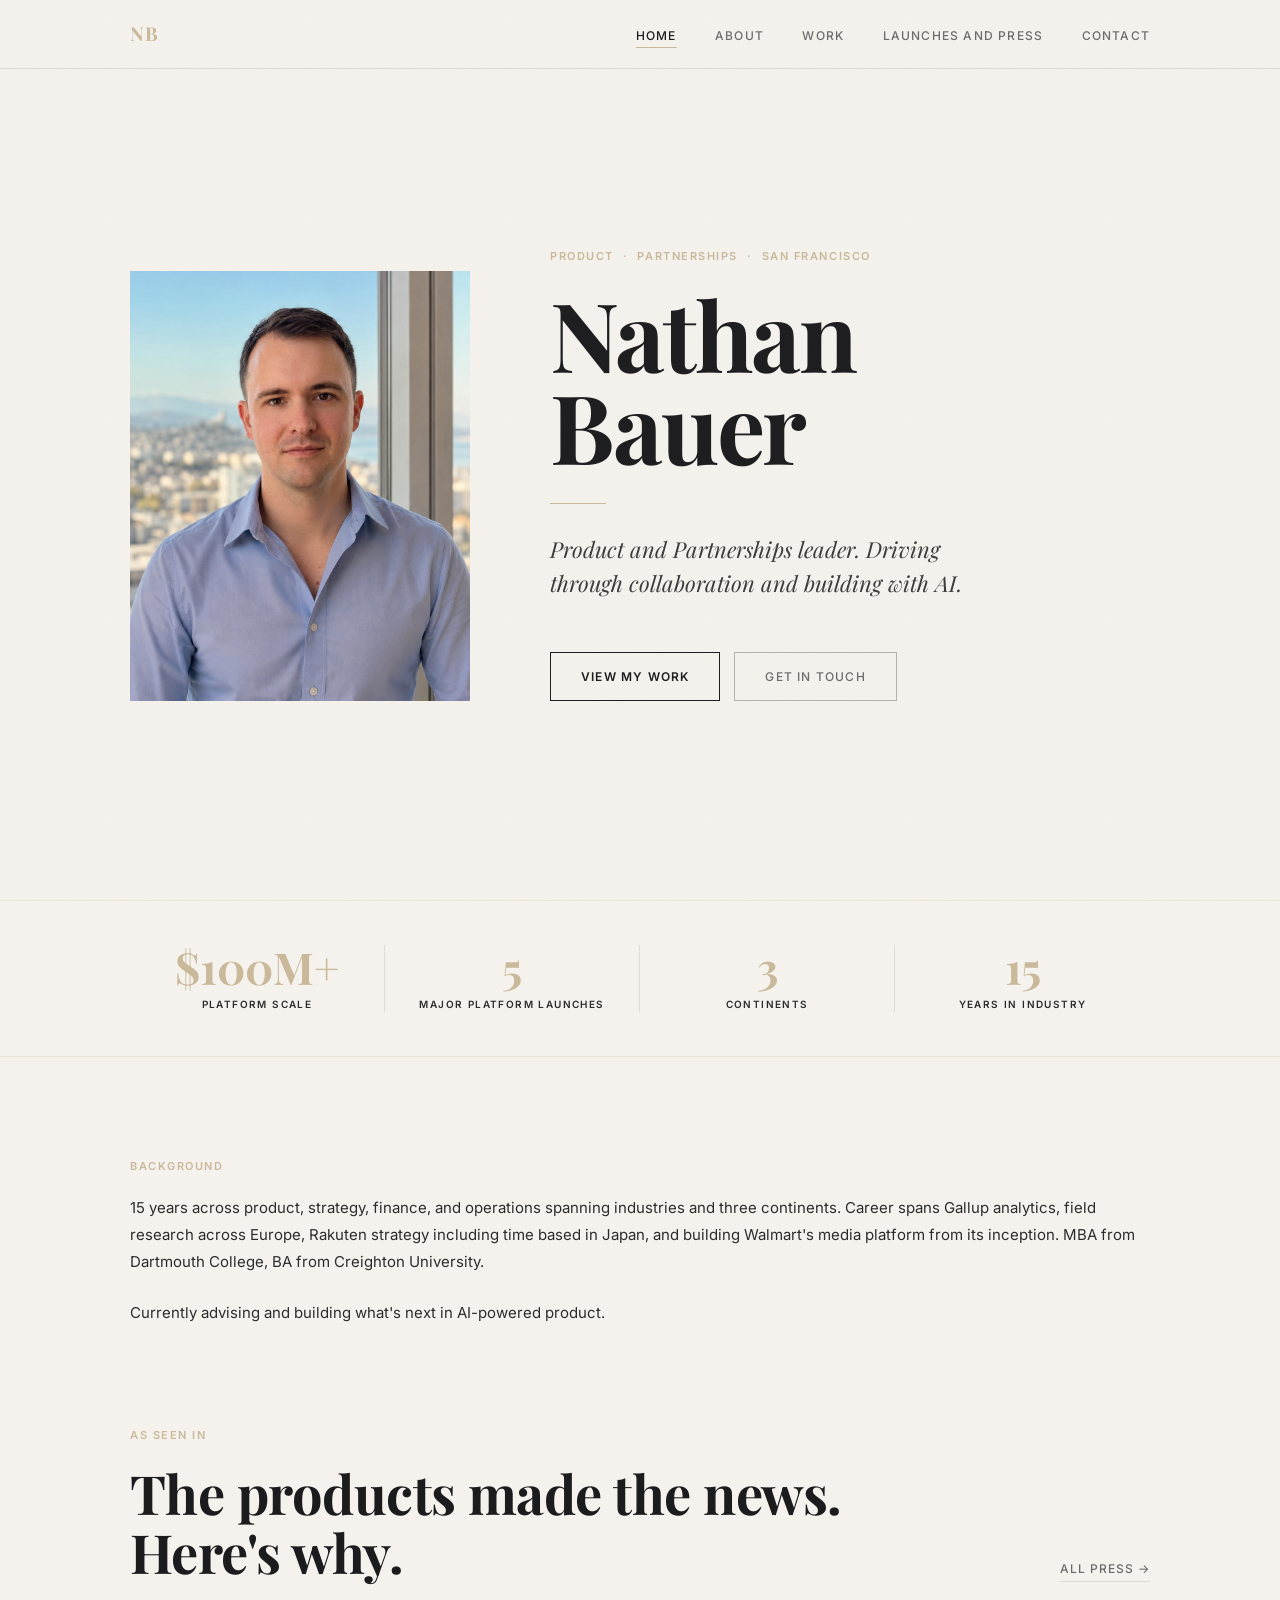
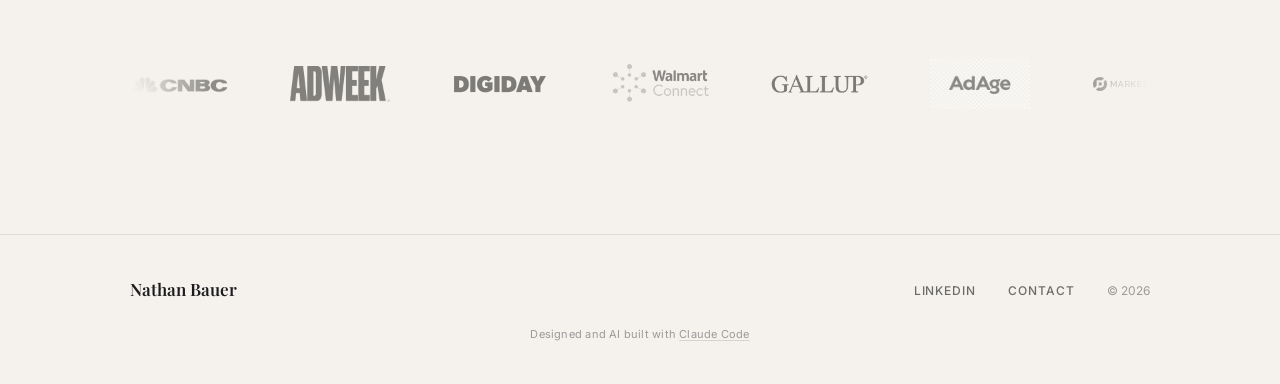
<file: index.html>
<!DOCTYPE html>
<html lang="en">
<head>
    <meta charset="UTF-8">
    <meta name="viewport" content="width=device-width, initial-scale=1.0">
    <meta name="description" content="Nathan Bauer, Group Product Manager at Walmart Connect. Product leader in retail media, programmatic advertising, and AI.">
    <title>Nathan Bauer</title>

    <link rel="preconnect" href="https://fonts.googleapis.com">
    <link rel="preconnect" href="https://fonts.gstatic.com" crossorigin>
    <link href="https://fonts.googleapis.com/css2?family=Playfair+Display:ital,wght@0,400;0,500;0,700;1,400;1,500&family=Inter:wght@300;400;500;600&display=swap" rel="stylesheet">

    <link rel="stylesheet" href="css/styles.css">
    <style>
        /* 4. Paper/linen texture overlay — 3.5% opacity, felt not seen */
        body::before {
            content: '';
            position: fixed;
            inset: 0;
            pointer-events: none;
            z-index: 9999;
            opacity: 0.035;
            background-image: url("data:image/svg+xml,<svg xmlns='http://www.w3.org/2000/svg' width='200' height='200'><filter id='n' x='0' y='0'><feTurbulence type='fractalNoise' baseFrequency='0.75' numOctaves='4' stitchTiles='stitch'/></filter><rect width='200' height='200' filter='url(%23n)'/></svg>");
            background-size: 200px 200px;
        }
    </style>
</head>
<body>

    <!-- ======================================================
         NAVIGATION
    ====================================================== -->
    <nav class="nav" id="nav" role="navigation" aria-label="Main navigation">
        <div class="nav-inner">
            <a href="index.html" class="nav-logo" aria-label="Nathan Bauer home">NB</a>

            <ul class="nav-links" id="nav-links">
                <li><a href="index.html" class="active">Home</a></li>
                <li><a href="about.html">About</a></li>
                <li><a href="work.html">Work</a></li>
                <li><a href="press.html">Launches and Press</a></li>
                <li><a href="contact.html">Contact</a></li>
            </ul>

            <button class="nav-hamburger" aria-label="Open menu" aria-expanded="false" aria-controls="nav-links">
                <span></span>
                <span></span>
                <span></span>
            </button>
        </div>
    </nav>


    <!-- ======================================================
         HERO
    ====================================================== -->
    <section class="hero" aria-label="Introduction">
        <div class="hero-inner">

            <!-- Photo -->
            <div class="hero-photo">
                <img src="images/nathan-bauer.png" alt="Nathan Bauer">
            </div>

            <!-- Content -->
            <div class="hero-content">
                <span class="hero-eyebrow">Product &nbsp;·&nbsp; Partnerships &nbsp;·&nbsp; San Francisco</span>
                <h1 class="hero-name"><span class="hero-name-word">Nathan</span><br><span class="hero-name-word hero-name-word--delay">Bauer</span></h1>
                <div class="hero-rule" aria-hidden="true"></div>
                <p class="hero-tagline">Product and Partnerships leader. Driving through collaboration and building with AI.</p>
                <div class="hero-cta">
                    <a href="work.html" class="btn-primary">View My Work</a>
                    <a href="contact.html" class="btn-ghost">Get In Touch</a>
                </div>
            </div>

        </div>
    </section>


    <!-- ======================================================
         STATS STRIP
    ====================================================== -->
    <section class="stats-strip fade-in" aria-label="Career highlights">
        <div class="container">
            <div class="stats-grid">
                <div class="stat-item">
                    <span class="stat-number">$100M+</span>
                    <span class="stat-label">Platform Scale</span>
                </div>
                <div class="stat-item">
                    <span class="stat-number">5</span>
                    <span class="stat-label">Major Platform Launches</span>
                </div>
                <div class="stat-item">
                    <span class="stat-number">3</span>
                    <span class="stat-label">Continents</span>
                </div>
                <div class="stat-item">
                    <span class="stat-number">15</span>
                    <span class="stat-label">Years in Industry</span>
                </div>
            </div>
        </div>
    </section>


    <!-- ======================================================
         INTRO STRIP
    ====================================================== -->
    <section class="intro fade-in" aria-label="About overview">
        <div class="container">
            <div class="intro-single">
                <span class="section-eyebrow">Background</span>
                <p>15 years across product, strategy, finance, and operations spanning industries and three continents. Career spans Gallup analytics, field research across Europe, Rakuten strategy including time based in Japan, and building Walmart's media platform from its inception. MBA from Dartmouth College, BA from Creighton University.</p>
                <p>Currently advising and building what's next in AI-powered product.</p>
            </div>
        </div>
    </section>


    <!-- ======================================================
         PRESS PREVIEW
    ====================================================== -->
    <section class="press-preview fade-in" aria-label="Press and recognition">
        <div class="container">

            <div class="press-preview-header">
                <div>
                    <span class="section-eyebrow">As Seen In</span>
                    <h2 class="section-heading" style="margin-bottom: 0;">The products made the news.<br>Here's why.</h2>
                </div>
                <a href="press.html" class="press-preview-link">All Press &rarr;</a>
            </div>

            <div class="ticker-wrap">
                <div class="ticker-track" role="list" aria-label="Press outlets">
                    <a href="press.html" class="press-logo-item" role="listitem">
                        <img src="images/logos/cnbc.png" alt="CNBC" class="press-logo-home">
                    </a>
                    <a href="press.html" class="press-logo-item" role="listitem">
                        <img src="images/logos/AdWeek.png" alt="Adweek" class="press-logo-home">
                    </a>
                    <a href="press.html" class="press-logo-item" role="listitem">
                        <img src="images/logos/digiday.png" alt="Digiday" class="press-logo-home">
                    </a>
                    <a href="press.html" class="press-logo-item" role="listitem">
                        <img src="images/logos/walmartconnect.png" alt="Walmart Connect" class="press-logo-home">
                    </a>
                    <a href="press.html" class="press-logo-item" role="listitem">
                        <img src="images/logos/Gallup.png" alt="Gallup" class="press-logo-home">
                    </a>
                    <a href="press.html" class="press-logo-item" role="listitem">
                        <img src="images/logos/Adage.png" alt="Ad Age" class="press-logo-home">
                    </a>
                    <a href="press.html" class="press-logo-item" role="listitem">
                        <img src="images/logos/marketingdive.png" alt="Marketing Dive" class="press-logo-home">
                    </a>
                    <a href="press.html" class="press-logo-item" role="listitem">
                        <img src="images/logos/adexchanger.png" alt="AdExchanger" class="press-logo-home">
                    </a>
                    <!-- Duplicate set for seamless loop -->
                    <a href="press.html" class="press-logo-item" aria-hidden="true" tabindex="-1">
                        <img src="images/logos/cnbc.png" alt="" class="press-logo-home">
                    </a>
                    <a href="press.html" class="press-logo-item" aria-hidden="true" tabindex="-1">
                        <img src="images/logos/AdWeek.png" alt="" class="press-logo-home">
                    </a>
                    <a href="press.html" class="press-logo-item" aria-hidden="true" tabindex="-1">
                        <img src="images/logos/digiday.png" alt="" class="press-logo-home">
                    </a>
                    <a href="press.html" class="press-logo-item" aria-hidden="true" tabindex="-1">
                        <img src="images/logos/walmartconnect.png" alt="" class="press-logo-home">
                    </a>
                    <a href="press.html" class="press-logo-item" aria-hidden="true" tabindex="-1">
                        <img src="images/logos/Gallup.png" alt="" class="press-logo-home">
                    </a>
                    <a href="press.html" class="press-logo-item" aria-hidden="true" tabindex="-1">
                        <img src="images/logos/Adage.png" alt="" class="press-logo-home">
                    </a>
                    <a href="press.html" class="press-logo-item" aria-hidden="true" tabindex="-1">
                        <img src="images/logos/marketingdive.png" alt="" class="press-logo-home">
                    </a>
                    <a href="press.html" class="press-logo-item" aria-hidden="true" tabindex="-1">
                        <img src="images/logos/adexchanger.png" alt="" class="press-logo-home">
                    </a>
                </div>
            </div>

        </div>
    </section>


    <!-- ======================================================
         FOOTER
    ====================================================== -->
    <footer class="footer" role="contentinfo">
        <div class="container">
            <div class="footer-inner">
                <span class="footer-name">Nathan Bauer</span>
                <div class="footer-right">
                    <a href="https://www.linkedin.com/in/nathanlbauer" target="_blank" rel="noopener noreferrer">LinkedIn</a>
                    <a href="contact.html">Contact</a>
                    <span class="footer-copy">&copy; 2026</span>
                </div>
            </div>
            <p class="footer-attribution">Designed and AI built with <a href="https://claude.ai/code" target="_blank" rel="noopener noreferrer">Claude Code</a></p>
        </div>
    </footer>


    <script src="js/main.js"></script>
    <script>
    (function () {
        'use strict';

        // 8. Scroll progress bar
        var bar = document.createElement('div');
        bar.className = 'scroll-progress';
        bar.setAttribute('aria-hidden', 'true');
        document.body.insertBefore(bar, document.body.firstChild);

        window.addEventListener('scroll', function () {
            var scrolled = document.documentElement.scrollTop || document.body.scrollTop;
            var total = document.documentElement.scrollHeight - document.documentElement.clientHeight;
            bar.style.width = (total > 0 ? (scrolled / total) * 100 : 0) + '%';
        }, { passive: true });

    }());
    </script>
</body>
</html>
</file>
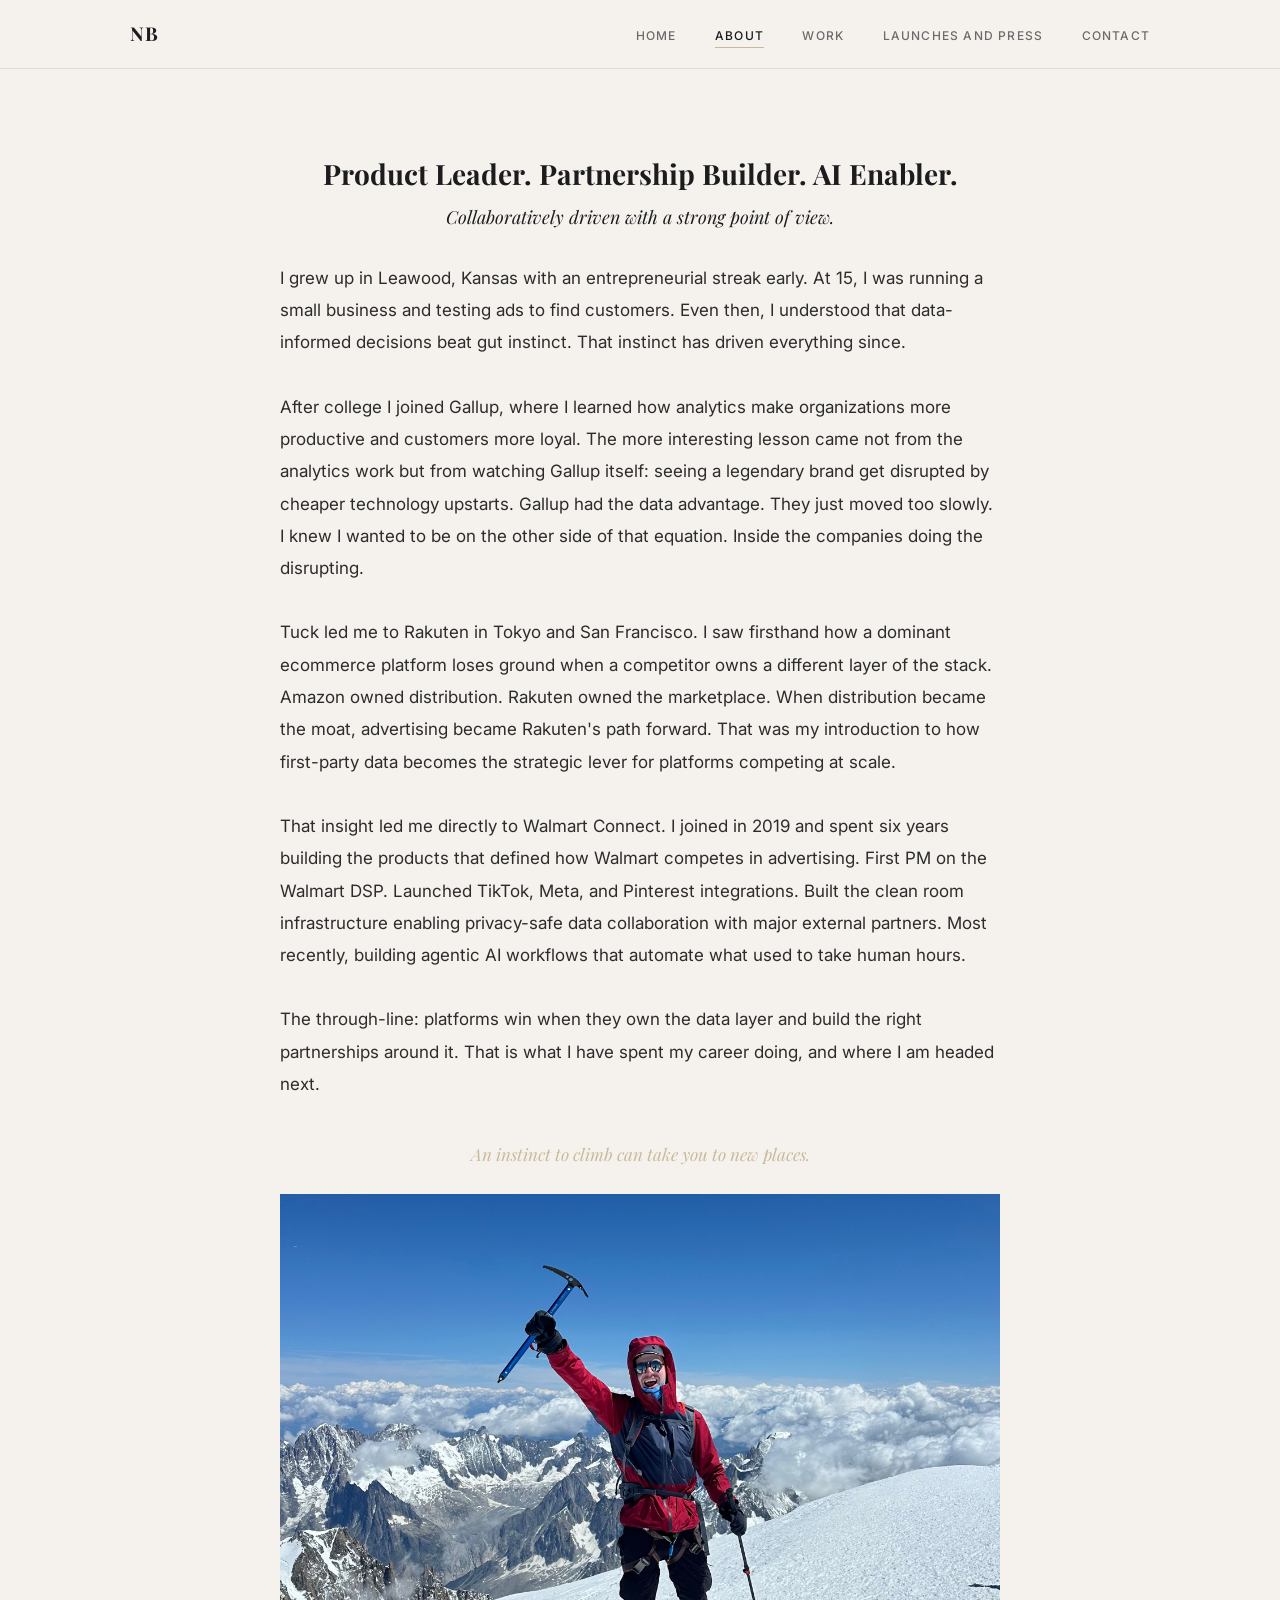
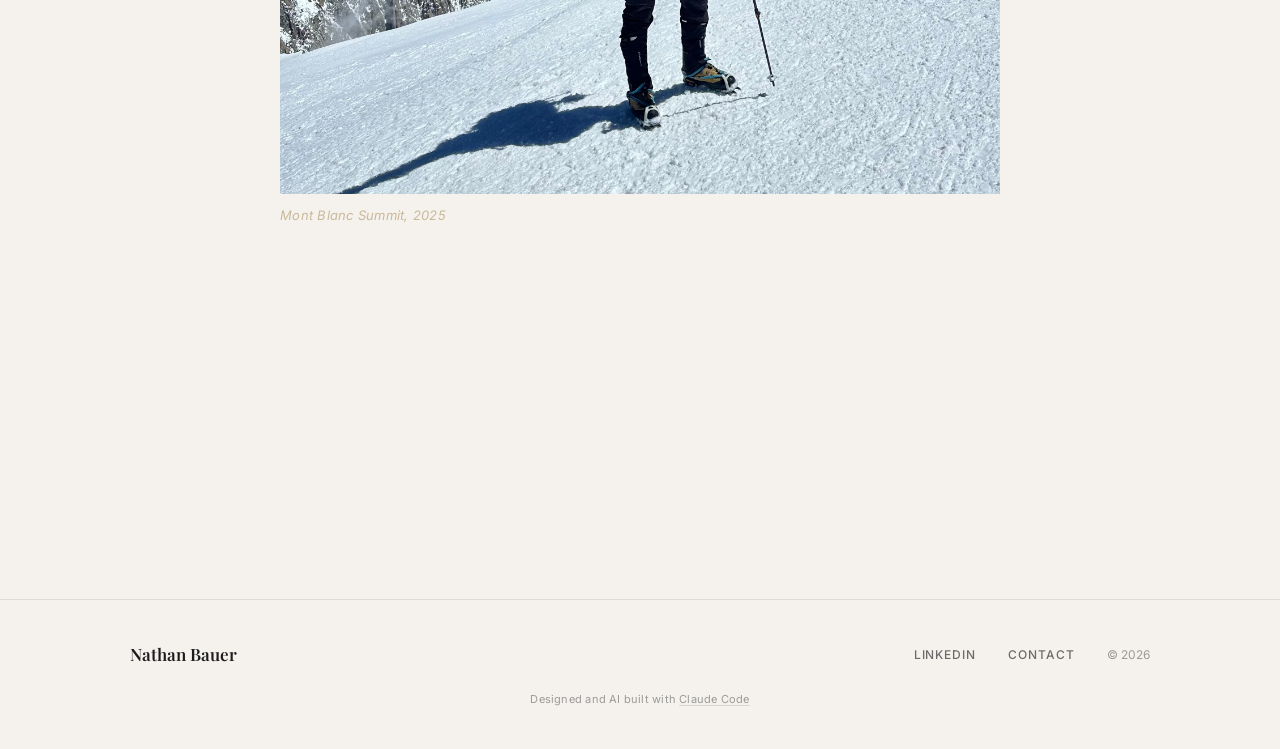
<file: about.html>
<!DOCTYPE html>
<html lang="en">
<head>
    <meta charset="UTF-8">
    <meta name="viewport" content="width=device-width, initial-scale=1.0">
    <meta name="description" content="About Nathan Bauer, product leader at Walmart Connect with 15 years across retail media, advertising, and AI.">
    <title>About — Nathan Bauer</title>

    <link rel="preconnect" href="https://fonts.googleapis.com">
    <link rel="preconnect" href="https://fonts.gstatic.com" crossorigin>
    <link href="https://fonts.googleapis.com/css2?family=Playfair+Display:ital,wght@0,400;0,500;0,700;1,400;1,500&family=Inter:wght@300;400;500;600&display=swap" rel="stylesheet">

    <link rel="stylesheet" href="css/styles.css">
    <style>
        .about-pg-header {
            border-bottom: none;
            padding-bottom: 0 !important;
            text-align: center;
        }
        .about-pg-title-line1 {
            display: block;
            font-family: 'Playfair Display', Georgia, serif;
            font-size: 28px;
            font-weight: 700;
            font-style: normal;
            color: #1C1C1E;
            line-height: 1.3;
            margin-bottom: 14px;
        }
        .about-pg-title-line2 {
            display: block;
            font-family: 'Playfair Display', Georgia, serif;
            font-size: 18px;
            font-weight: 400;
            font-style: italic;
            color: #1C1C1E;
            line-height: 1.3;
            margin-bottom: 32px !important;
        }
        section.about-pg-block {
            padding: 0 !important;
            border: none !important;
        }
        .about-content {
            max-width: 800px;
            margin: 0 auto;
            padding: 0 40px;
        }
        .about-pg-block--seamless {
            border-bottom: none;
        }
        .about-pg-bridge {
            font-family: 'Playfair Display', Georgia, serif;
            font-size: 17px;
            font-style: italic;
            color: #C9B99A;
            text-align: center;
            margin-bottom: 24px;
        }
        .about-pg-photo-block {
            padding: 0 0 48px;
            border-bottom: none;
        }
        .about-pg-photo-figure {
            margin: 0;
        }
        .about-pg-photo-img {
            width: 100%;
            height: 600px;
            object-fit: cover;
            object-position: center center;
            display: block;
        }
        .about-pg-photo-fig-caption {
            margin-top: 10px;
            font-size: 13px;
            font-style: italic;
            color: #C9B99A;
            letter-spacing: 0.02em;
        }
    </style>
</head>
<body>

    <!-- ======================================================
         NAVIGATION
    ====================================================== -->
    <nav class="nav" id="nav" role="navigation" aria-label="Main navigation">
        <div class="nav-inner">
            <a href="index.html" class="nav-logo" aria-label="Nathan Bauer home">NB</a>

            <ul class="nav-links" id="nav-links">
                <li><a href="index.html">Home</a></li>
                <li><a href="about.html" class="active">About</a></li>
                <li><a href="work.html">Work</a></li>
                <li><a href="press.html">Launches and Press</a></li>
                <li><a href="contact.html">Contact</a></li>
            </ul>

            <button class="nav-hamburger" aria-label="Open menu" aria-expanded="false" aria-controls="nav-links">
                <span></span>
                <span></span>
                <span></span>
            </button>
        </div>
    </nav>


    <!-- ======================================================
         PAGE HEADER
    ====================================================== -->
    <header class="about-pg-header">
        <div class="about-content">
            <p>
                <span class="about-pg-title-line1">Product Leader. Partnership Builder. AI Enabler.</span>
                <span class="about-pg-title-line2">Collaboratively driven with a strong point of view.</span>
            </p>
        </div>
    </header>


    <!-- ======================================================
         OPENING SECTION
    ====================================================== -->
    <section class="about-pg-block fade-in" aria-label="Background">
        <div class="about-content">
            <div class="about-pg-prose">
                <p>I grew up in Leawood, Kansas with an entrepreneurial streak early. At 15, I was running a small business and testing ads to find customers. Even then, I understood that data-informed decisions beat gut instinct. That instinct has driven everything since.</p>
                <p>After college I joined Gallup, where I learned how analytics make organizations more productive and customers more loyal. The more interesting lesson came not from the analytics work but from watching Gallup itself: seeing a legendary brand get disrupted by cheaper technology upstarts. Gallup had the data advantage. They just moved too slowly. I knew I wanted to be on the other side of that equation. Inside the companies doing the disrupting.</p>
                <p>Tuck led me to Rakuten in Tokyo and San Francisco. I saw firsthand how a dominant ecommerce platform loses ground when a competitor owns a different layer of the stack. Amazon owned distribution. Rakuten owned the marketplace. When distribution became the moat, advertising became Rakuten's path forward. That was my introduction to how first-party data becomes the strategic lever for platforms competing at scale.</p>
                <p>That insight led me directly to Walmart Connect. I joined in 2019 and spent six years building the products that defined how Walmart competes in advertising. First PM on the Walmart DSP. Launched TikTok, Meta, and Pinterest integrations. Built the clean room infrastructure enabling privacy-safe data collaboration with major external partners. Most recently, building agentic AI workflows that automate what used to take human hours.</p>
                <p style="margin-bottom: 40px;">The through-line: platforms win when they own the data layer and build the right partnerships around it. That is what I have spent my career doing, and where I am headed next.</p>
            </div>
        </div>
    </section>


    <!-- ======================================================
         PHOTO PLACEHOLDER 2
    ====================================================== -->
    <div class="about-pg-photo-block fade-in">
        <div class="about-content">
            <p class="about-pg-bridge">An instinct to climb can take you to new places.</p>
            <figure class="about-pg-photo-figure">
                <img src="nathan-bauer-mont-blanc.jpeg" alt="Nathan Bauer at the Mont Blanc summit, 2025" class="about-pg-photo-img">
                <figcaption class="about-pg-photo-fig-caption">Mont Blanc Summit, 2025</figcaption>
            </figure>
        </div>
    </div>


    <!-- ======================================================
         CLOSING LINE
    ====================================================== -->
    <section class="about-pg-close fade-in" aria-label="Closing">
        <div class="container">
            <p class="about-pg-close-text">Still building. Still learning. Still even more excited for the future.</p>
        </div>
    </section>


    <!-- ======================================================
         FOOTER
    ====================================================== -->
    <footer class="footer" role="contentinfo">
        <div class="container">
            <div class="footer-inner">
                <span class="footer-name">Nathan Bauer</span>
                <div class="footer-right">
                    <a href="https://www.linkedin.com/in/nathanlbauer" target="_blank" rel="noopener noreferrer">LinkedIn</a>
                    <a href="contact.html">Contact</a>
                    <span class="footer-copy">&copy; 2026</span>
                </div>
            </div>
            <p class="footer-attribution">Designed and AI built with <a href="https://claude.ai/code" target="_blank" rel="noopener noreferrer">Claude Code</a></p>
        </div>
    </footer>


    <script src="js/main.js"></script>
</body>
</html>
</file>
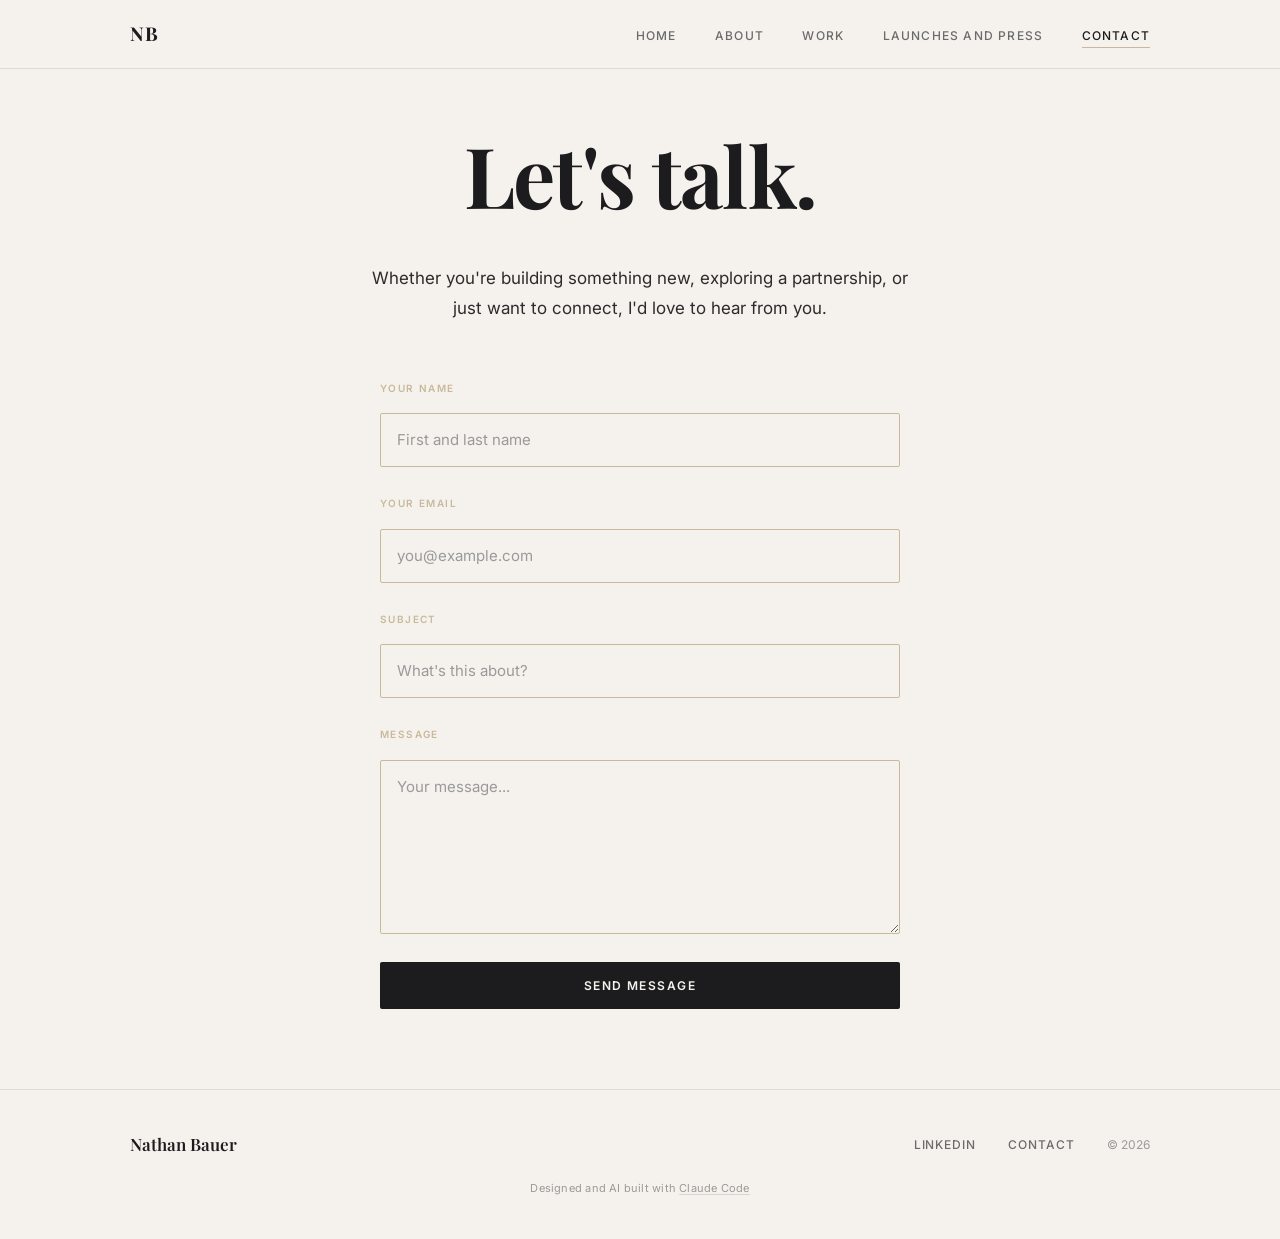
<file: contact.html>
<!DOCTYPE html>
<html lang="en">
<head>
    <meta charset="UTF-8">
    <meta name="viewport" content="width=device-width, initial-scale=1.0">
    <meta name="description" content="Get in touch with Nathan Bauer, product and partnerships leader in retail media, programmatic advertising, and AI.">
    <title>Contact — Nathan Bauer</title>

    <link rel="preconnect" href="https://fonts.googleapis.com">
    <link rel="preconnect" href="https://fonts.gstatic.com" crossorigin>
    <link href="https://fonts.googleapis.com/css2?family=Playfair+Display:ital,wght@0,400;0,500;0,700;1,400;1,500&family=Inter:wght@300;400;500;600&display=swap" rel="stylesheet">

    <link rel="stylesheet" href="css/styles.css">
    <style>
        /* CONTACT PAGE */

        .contact-pg-header {
            padding-top: calc(var(--nav-h) + 64px);
            padding-bottom: 48px;
            text-align: center;
        }

        .contact-pg-main {
            font-family: var(--serif);
            font-size: clamp(48px, 7vw, 84px);
            font-weight: 700;
            font-style: normal;
            letter-spacing: -0.02em;
            line-height: 1;
            color: #1C1C1E;
        }

        .contact-intro {
            text-align: center;
            padding: 0 0 56px;
        }

        .contact-intro p {
            font-size: 17px;
            color: var(--text-body);
            line-height: 1.75;
            max-width: 560px;
            margin: 0 auto;
        }

        .contact-form-wrap {
            max-width: 600px;
            margin: 0 auto;
            padding: 0 var(--pad) 80px;
        }

        .contact-form {
            display: flex;
            flex-direction: column;
            gap: 28px;
        }

        .form-field {
            display: flex;
            flex-direction: column;
            gap: 8px;
        }

        .form-label {
            font-family: var(--sans);
            font-size: 10px;
            font-weight: 600;
            letter-spacing: 0.14em;
            text-transform: uppercase;
            color: var(--accent);
        }

        .form-input,
        .form-textarea {
            background: var(--bg);
            border: 1px solid var(--accent);
            border-radius: 2px;
            padding: 14px 16px;
            font-family: var(--sans);
            font-size: 15px;
            color: var(--text-body);
            line-height: 1.6;
            width: 100%;
            transition: border-color 0.2s ease, box-shadow 0.2s ease;
            outline: none;
            -webkit-appearance: none;
        }

        .form-input::placeholder,
        .form-textarea::placeholder {
            color: var(--text-light);
        }

        .form-input:focus,
        .form-textarea:focus {
            border-color: #2C2C2C;
            box-shadow: 0 0 0 2px rgba(28, 28, 30, 0.06);
        }

        .form-textarea {
            resize: vertical;
            min-height: 160px;
        }

        .form-submit {
            background: #1C1C1E;
            color: var(--bg);
            border: none;
            border-radius: 2px;
            padding: 16px 24px;
            font-family: var(--sans);
            font-size: 12px;
            font-weight: 600;
            letter-spacing: 0.12em;
            text-transform: uppercase;
            width: 100%;
            cursor: pointer;
            transition: background 0.25s ease;
        }

        .form-submit:hover {
            background: #383838;
        }

        .form-submit:disabled {
            opacity: 0.55;
            cursor: not-allowed;
        }

        .form-success {
            display: none;
            text-align: center;
            padding: 48px 0;
        }

        .form-success p {
            font-family: var(--serif);
            font-size: clamp(20px, 2.5vw, 26px);
            font-style: italic;
            color: var(--text);
        }

        .contact-close {
            text-align: center;
            padding: 40px 0 80px;
            border-top: 1px solid rgba(201, 185, 154, 0.28);
        }

        .contact-close-text {
            font-family: var(--serif);
            font-size: clamp(22px, 3vw, 32px);
            font-style: italic;
            font-weight: 400;
            color: var(--text);
        }

        @media (max-width: 600px) {
            .contact-form-wrap {
                padding-left: var(--pad);
                padding-right: var(--pad);
            }
        }
    </style>
</head>
<body>

    <!-- ======================================================
         NAVIGATION
    ====================================================== -->
    <nav class="nav" id="nav" role="navigation" aria-label="Main navigation">
        <div class="nav-inner">
            <a href="index.html" class="nav-logo" aria-label="Nathan Bauer home">NB</a>

            <ul class="nav-links" id="nav-links">
                <li><a href="index.html">Home</a></li>
                <li><a href="about.html">About</a></li>
                <li><a href="work.html">Work</a></li>
                <li><a href="press.html">Launches and Press</a></li>
                <li><a href="contact.html" class="active">Contact</a></li>
            </ul>

            <button class="nav-hamburger" aria-label="Open menu" aria-expanded="false" aria-controls="nav-links">
                <span></span>
                <span></span>
                <span></span>
            </button>
        </div>
    </nav>


    <!-- ======================================================
         PAGE HEADER
    ====================================================== -->
    <header class="contact-pg-header">
        <div class="container">
            <h1 class="contact-pg-main">Let's talk.</h1>
        </div>
    </header>


    <!-- ======================================================
         INTRO LINE
    ====================================================== -->
    <div class="contact-intro fade-in">
        <div class="container">
            <p>Whether you're building something new, exploring a partnership, or just want to connect, I'd love to hear from you.</p>
        </div>
    </div>


    <!-- ======================================================
         CONTACT FORM
    ====================================================== -->
    <div class="contact-form-wrap fade-in">

        <form
            id="contact-form"
            class="contact-form"
            action="https://formspree.io/f/xvzyozwb"
            method="POST"
            novalidate
        >
            <div class="form-field">
                <label class="form-label" for="name">Your Name</label>
                <input
                    class="form-input"
                    type="text"
                    id="name"
                    name="name"
                    placeholder="First and last name"
                    required
                    autocomplete="name"
                >
            </div>

            <div class="form-field">
                <label class="form-label" for="email">Your Email</label>
                <input
                    class="form-input"
                    type="email"
                    id="email"
                    name="email"
                    placeholder="you@example.com"
                    required
                    autocomplete="email"
                >
            </div>

            <div class="form-field">
                <label class="form-label" for="subject">Subject</label>
                <input
                    class="form-input"
                    type="text"
                    id="subject"
                    name="subject"
                    placeholder="What's this about?"
                    required
                >
            </div>

            <div class="form-field">
                <label class="form-label" for="message">Message</label>
                <textarea
                    class="form-textarea"
                    id="message"
                    name="message"
                    placeholder="Your message..."
                    rows="6"
                    required
                ></textarea>
            </div>

            <button class="form-submit" type="submit" id="submit-btn">Send Message</button>
        </form>

        <div class="form-success" id="form-success" role="alert" aria-live="polite">
            <p>Thank you. I'll be in touch soon.</p>
        </div>

    </div>


    <!-- ======================================================
         FOOTER
    ====================================================== -->
    <footer class="footer" role="contentinfo">
        <div class="container">
            <div class="footer-inner">
                <span class="footer-name">Nathan Bauer</span>
                <div class="footer-right">
                    <a href="https://www.linkedin.com/in/nathanlbauer" target="_blank" rel="noopener noreferrer">LinkedIn</a>
                    <a href="contact.html">Contact</a>
                    <span class="footer-copy">&copy; 2026</span>
                </div>
            </div>
            <p class="footer-attribution">Designed and AI built with <a href="https://claude.ai/code" target="_blank" rel="noopener noreferrer">Claude Code</a></p>
        </div>
    </footer>


    <script src="js/main.js"></script>
    <script>
    (function () {
        'use strict';

        var form = document.getElementById('contact-form');
        var successMsg = document.getElementById('form-success');
        var submitBtn = document.getElementById('submit-btn');

        form.addEventListener('submit', function (e) {
            e.preventDefault();

            submitBtn.disabled = true;
            submitBtn.textContent = 'Sending...';

            var data = new FormData(form);

            fetch(form.action, {
                method: 'POST',
                body: data,
                headers: { 'Accept': 'application/json' }
            })
            .then(function (res) {
                if (res.ok) {
                    form.style.display = 'none';
                    successMsg.style.display = 'block';
                } else {
                    submitBtn.disabled = false;
                    submitBtn.textContent = 'Send Message';
                    alert('Something went wrong. Please try again or email me directly.');
                }
            })
            .catch(function () {
                submitBtn.disabled = false;
                submitBtn.textContent = 'Send Message';
                alert('Something went wrong. Please try again or email me directly.');
            });
        });

    }());
    </script>
</body>
</html>
</file>
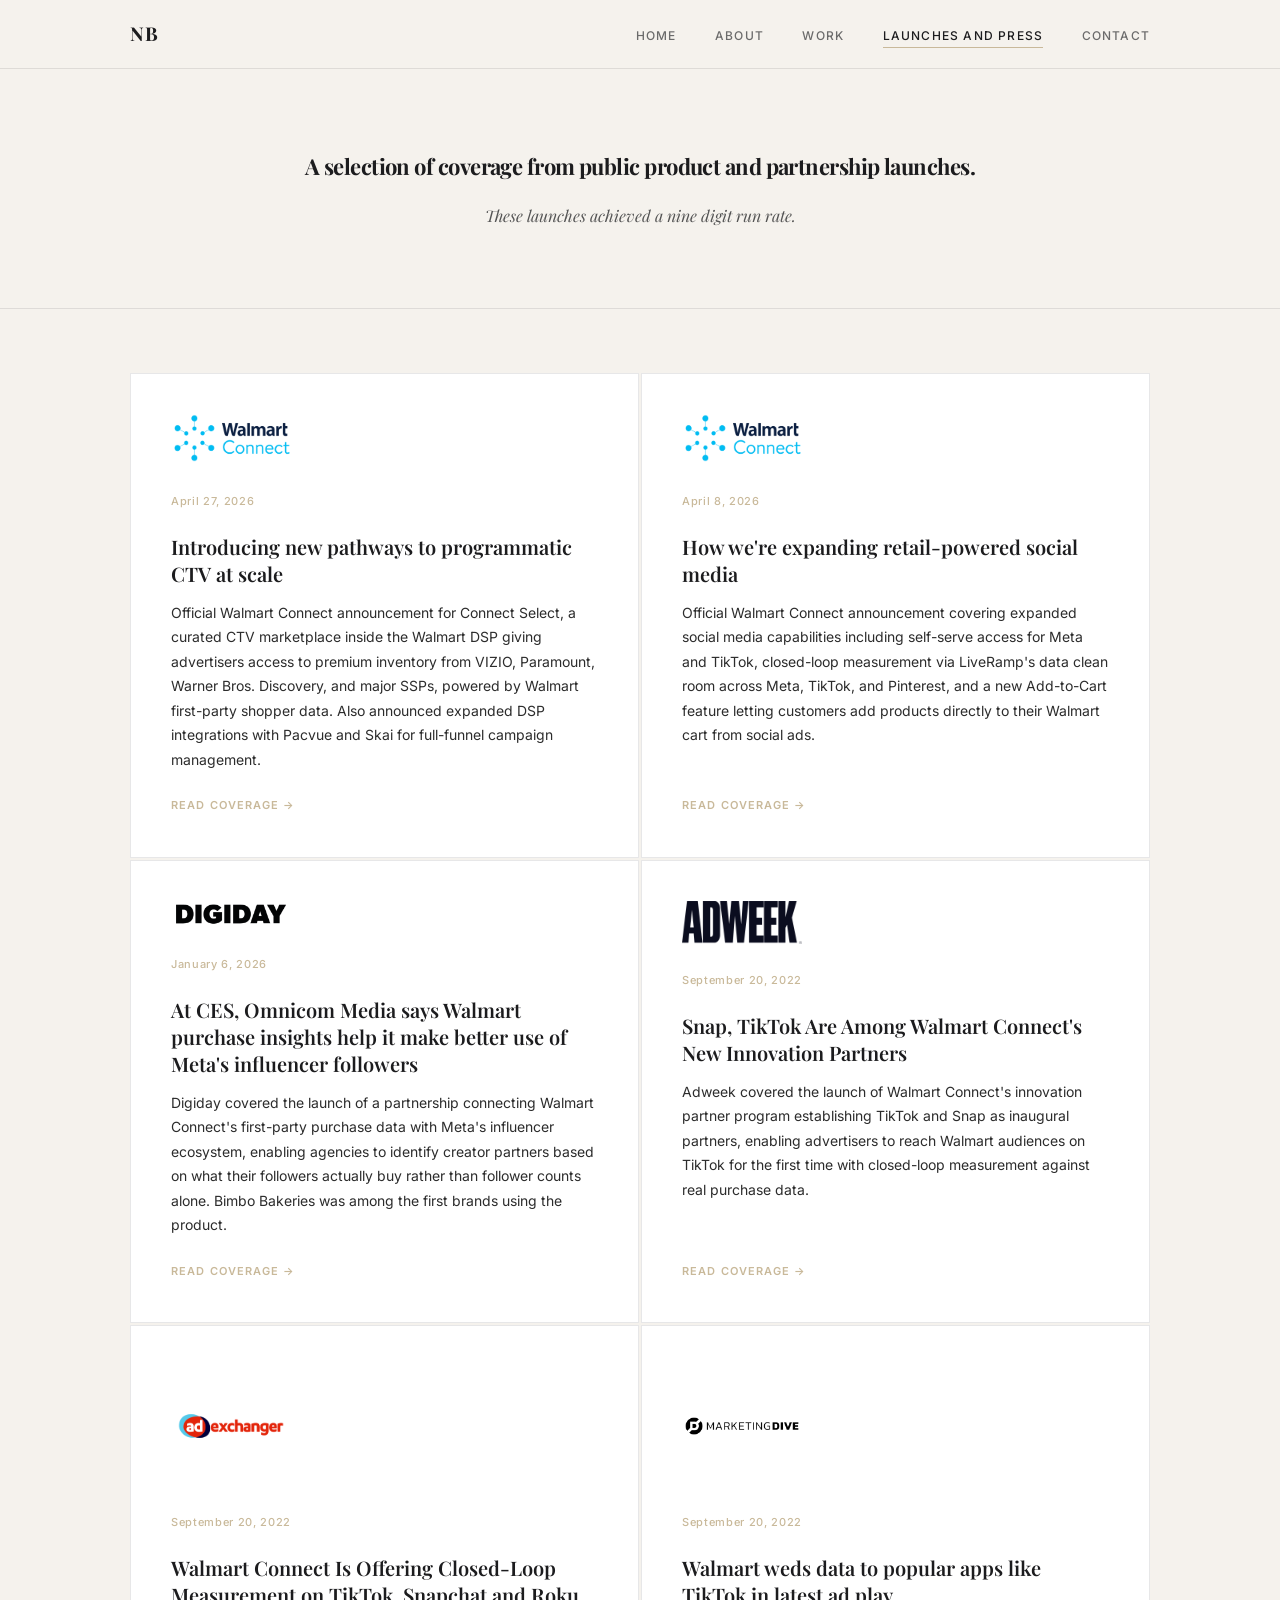
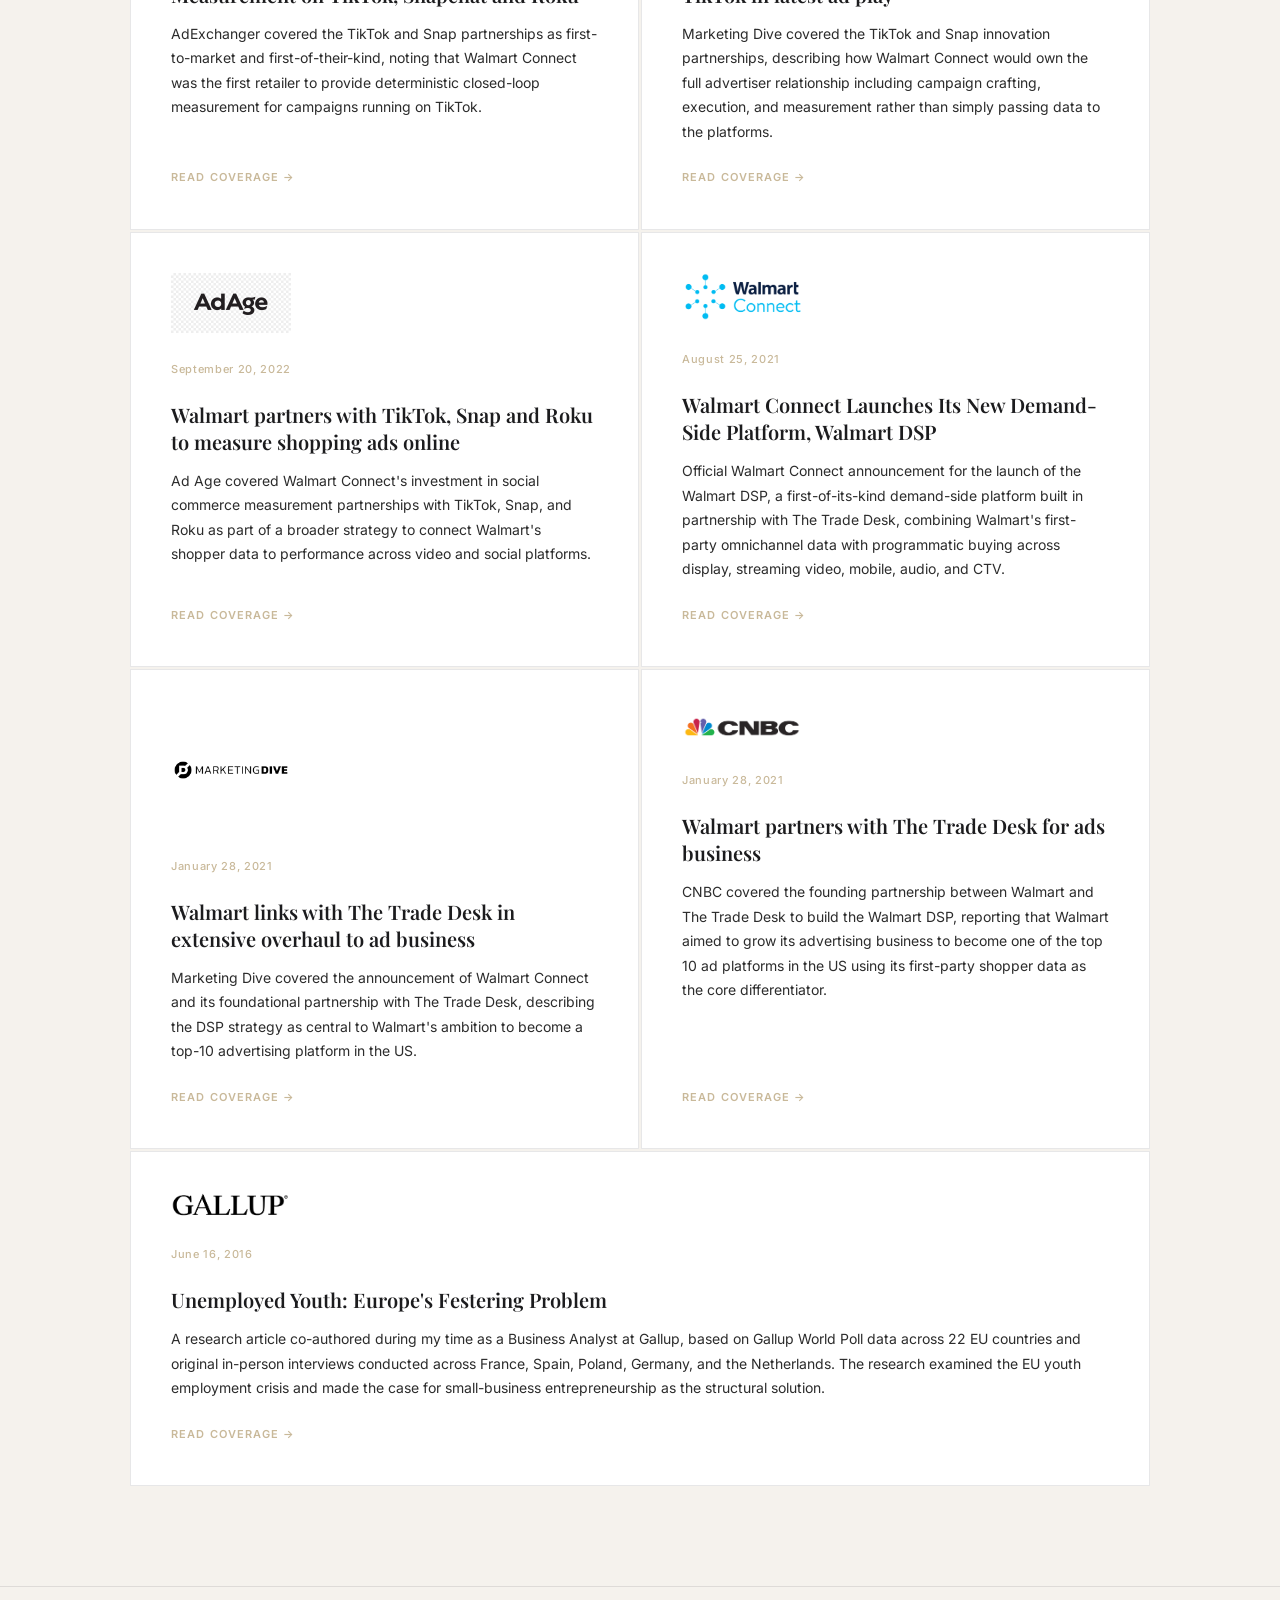
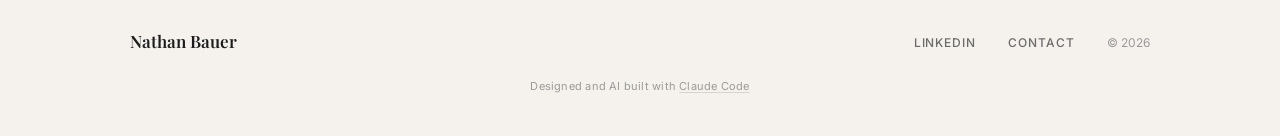
<file: press.html>
<!DOCTYPE html>
<html lang="en">
<head>
    <meta charset="UTF-8">
    <meta name="viewport" content="width=device-width, initial-scale=1.0">
    <meta name="description" content="Press coverage of Nathan Bauer's work at Walmart Connect, across retail media, programmatic advertising, and social platforms.">
    <title>Press — Nathan Bauer</title>

    <link rel="preconnect" href="https://fonts.googleapis.com">
    <link rel="preconnect" href="https://fonts.gstatic.com" crossorigin>
    <link href="https://fonts.googleapis.com/css2?family=Playfair+Display:ital,wght@0,400;0,500;0,700;1,400;1,500&family=Inter:wght@300;400;500;600&display=swap" rel="stylesheet">

    <link rel="stylesheet" href="css/styles.css">
    <style>
        .press-pg-main {
            font-family: 'Playfair Display', Georgia, serif;
            font-size: 22px !important;
            font-weight: 700;
            font-style: normal;
            letter-spacing: 0;
            line-height: 1.2;
            color: #1C1C1E;
            margin-bottom: 10px;
            text-align: center;
            white-space: nowrap;
            max-width: 100%;
        }
        .press-pg-sub {
            font-family: 'Playfair Display', Georgia, serif;
            font-size: 16px;
            font-weight: 400;
            font-style: italic;
            color: #555555;
            line-height: 1.5;
            text-align: center;
        }
    </style>
</head>
<body>

    <!-- ======================================================
         NAVIGATION
    ====================================================== -->
    <nav class="nav" id="nav" role="navigation" aria-label="Main navigation">
        <div class="nav-inner">
            <a href="index.html" class="nav-logo" aria-label="Nathan Bauer home">NB</a>

            <ul class="nav-links" id="nav-links">
                <li><a href="index.html">Home</a></li>
                <li><a href="about.html">About</a></li>
                <li><a href="work.html">Work</a></li>
                <li><a href="press.html" class="active">Launches and Press</a></li>
                <li><a href="contact.html">Contact</a></li>
            </ul>

            <button class="nav-hamburger" aria-label="Open menu" aria-expanded="false" aria-controls="nav-links">
                <span></span>
                <span></span>
                <span></span>
            </button>
        </div>
    </nav>


    <!-- ======================================================
         PAGE HEADER
    ====================================================== -->
    <header class="press-pg-header">
        <div class="container">
            <h1 class="press-pg-main">A selection of coverage from public product and partnership launches.</h1>
            <p class="press-pg-sub">These launches achieved a nine digit run rate.</p>
        </div>
    </header>


    <!-- ======================================================
         PRESS GRID
    ====================================================== -->
    <section class="press-pg-section fade-in" aria-label="Press coverage">
        <div class="container">
            <div class="press-grid">


                <!-- 1 -->
                <article class="press-card">
                    <div class="press-logo-wrap">
                        <img src="images/logos/walmartconnect.png" alt="Walmart Connect" class="press-logo-img" onerror="this.style.display='none';this.nextElementSibling.style.display='block';">
                        <span class="press-brand press-brand--walmart-connect" style="display:none;">Walmart Connect</span>
                    </div>
                    <div class="press-card-meta">
                        <span class="press-date">April 27, 2026</span>
                    </div>
                    <h3 class="press-headline">
                        <a href="https://www.walmartconnect.com/resources/articles/2026/new-pathways-to-programmatic-CTV-at-scale" target="_blank" rel="noopener noreferrer">Introducing new pathways to programmatic CTV at scale</a>
                    </h3>
                    <p class="press-summary">Official Walmart Connect announcement for Connect Select, a curated CTV marketplace inside the Walmart DSP giving advertisers access to premium inventory from VIZIO, Paramount, Warner Bros. Discovery, and major SSPs, powered by Walmart first-party shopper data. Also announced expanded DSP integrations with Pacvue and Skai for full-funnel campaign management.</p>
                    <a href="https://www.walmartconnect.com/resources/articles/2026/new-pathways-to-programmatic-CTV-at-scale" class="press-link" target="_blank" rel="noopener noreferrer">Read Coverage &rarr;</a>
                </article>


                <!-- 2 -->
                <article class="press-card">
                    <div class="press-logo-wrap">
                        <img src="images/logos/walmartconnect.png" alt="Walmart Connect" class="press-logo-img" onerror="this.style.display='none';this.nextElementSibling.style.display='block';">
                        <span class="press-brand press-brand--walmart-connect" style="display:none;">Walmart Connect</span>
                    </div>
                    <div class="press-card-meta">
                        <span class="press-date">April 8, 2026</span>
                    </div>
                    <h3 class="press-headline">
                        <a href="https://www.walmartconnect.com/resources/articles/2026/expanding-retail-powered-social-media" target="_blank" rel="noopener noreferrer">How we're expanding retail-powered social media</a>
                    </h3>
                    <p class="press-summary">Official Walmart Connect announcement covering expanded social media capabilities including self-serve access for Meta and TikTok, closed-loop measurement via LiveRamp's data clean room across Meta, TikTok, and Pinterest, and a new Add-to-Cart feature letting customers add products directly to their Walmart cart from social ads.</p>
                    <a href="https://www.walmartconnect.com/resources/articles/2026/expanding-retail-powered-social-media" class="press-link" target="_blank" rel="noopener noreferrer">Read Coverage &rarr;</a>
                </article>


                <!-- 3 -->
                <article class="press-card">
                    <div class="press-logo-wrap">
                        <img src="images/logos/digiday.png" alt="Digiday" class="press-logo-img" onerror="this.style.display='none';this.nextElementSibling.style.display='block';">
                        <span class="press-brand press-brand--digiday" style="display:none;">Digiday</span>
                    </div>
                    <div class="press-card-meta">
                        <span class="press-date">January 6, 2026</span>
                    </div>
                    <h3 class="press-headline">
                        <a href="https://digiday.com/media-buying/at-ces-omnicom-media-ties-a-deal-with-walmart-purchase-data-into-metas-influencer-followers/" target="_blank" rel="noopener noreferrer">At CES, Omnicom Media says Walmart purchase insights help it make better use of Meta's influencer followers</a>
                    </h3>
                    <p class="press-summary">Digiday covered the launch of a partnership connecting Walmart Connect's first-party purchase data with Meta's influencer ecosystem, enabling agencies to identify creator partners based on what their followers actually buy rather than follower counts alone. Bimbo Bakeries was among the first brands using the product.</p>
                    <a href="https://digiday.com/media-buying/at-ces-omnicom-media-ties-a-deal-with-walmart-purchase-data-into-metas-influencer-followers/" class="press-link" target="_blank" rel="noopener noreferrer">Read Coverage &rarr;</a>
                </article>


                <!-- 4 -->
                <article class="press-card">
                    <div class="press-logo-wrap">
                        <img src="images/logos/AdWeek.png" alt="Adweek" class="press-logo-img" onerror="this.style.display='none';this.nextElementSibling.style.display='block';">
                        <span class="press-brand press-brand--adweek" style="display:none;">Adweek</span>
                    </div>
                    <div class="press-card-meta">
                        <span class="press-date">September 20, 2022</span>
                    </div>
                    <h3 class="press-headline">
                        <a href="https://www.adweek.com/commerce/snap-tiktok-are-among-walmart-connects-new-innovation-partners/" target="_blank" rel="noopener noreferrer">Snap, TikTok Are Among Walmart Connect's New Innovation Partners</a>
                    </h3>
                    <p class="press-summary">Adweek covered the launch of Walmart Connect's innovation partner program establishing TikTok and Snap as inaugural partners, enabling advertisers to reach Walmart audiences on TikTok for the first time with closed-loop measurement against real purchase data.</p>
                    <a href="https://www.adweek.com/commerce/snap-tiktok-are-among-walmart-connects-new-innovation-partners/" class="press-link" target="_blank" rel="noopener noreferrer">Read Coverage &rarr;</a>
                </article>


                <!-- 5 -->
                <article class="press-card">
                    <div class="press-logo-wrap">
                        <img src="images/logos/adexchanger.png" alt="AdExchanger" class="press-logo-img" onerror="this.style.display='none';this.nextElementSibling.style.display='block';">
                        <span class="press-brand press-brand--adexchanger" style="display:none;">AdExchanger</span>
                    </div>
                    <div class="press-card-meta">
                        <span class="press-date">September 20, 2022</span>
                    </div>
                    <h3 class="press-headline">
                        <a href="https://www.adexchanger.com/digital-tv/walmart-connect-is-offering-closed-loop-measurement-on-tiktok-snapchat-and-roku/" target="_blank" rel="noopener noreferrer">Walmart Connect Is Offering Closed-Loop Measurement on TikTok, Snapchat and Roku</a>
                    </h3>
                    <p class="press-summary">AdExchanger covered the TikTok and Snap partnerships as first-to-market and first-of-their-kind, noting that Walmart Connect was the first retailer to provide deterministic closed-loop measurement for campaigns running on TikTok.</p>
                    <a href="https://www.adexchanger.com/digital-tv/walmart-connect-is-offering-closed-loop-measurement-on-tiktok-snapchat-and-roku/" class="press-link" target="_blank" rel="noopener noreferrer">Read Coverage &rarr;</a>
                </article>


                <!-- 6 -->
                <article class="press-card">
                    <div class="press-logo-wrap">
                        <img src="images/logos/marketingdive.png" alt="Marketing Dive" class="press-logo-img" onerror="this.style.display='none';this.nextElementSibling.style.display='block';">
                        <span class="press-brand press-brand--marketing-dive" style="display:none;">Marketing Dive</span>
                    </div>
                    <div class="press-card-meta">
                        <span class="press-date">September 20, 2022</span>
                    </div>
                    <h3 class="press-headline">
                        <a href="https://www.marketingdive.com/news/Walmart-TikTok-Snapchat-Gen-Z-retail-commerce-ads/632191/" target="_blank" rel="noopener noreferrer">Walmart weds data to popular apps like TikTok in latest ad play</a>
                    </h3>
                    <p class="press-summary">Marketing Dive covered the TikTok and Snap innovation partnerships, describing how Walmart Connect would own the full advertiser relationship including campaign crafting, execution, and measurement rather than simply passing data to the platforms.</p>
                    <a href="https://www.marketingdive.com/news/Walmart-TikTok-Snapchat-Gen-Z-retail-commerce-ads/632191/" class="press-link" target="_blank" rel="noopener noreferrer">Read Coverage &rarr;</a>
                </article>


                <!-- 7 -->
                <article class="press-card">
                    <div class="press-logo-wrap">
                        <img src="images/logos/Adage.png" alt="Ad Age" class="press-logo-img" onerror="this.style.display='none';this.nextElementSibling.style.display='block';">
                        <span class="press-brand press-brand--ad-age" style="display:none;">Ad Age</span>
                    </div>
                    <div class="press-card-meta">
                        <span class="press-date">September 20, 2022</span>
                    </div>
                    <h3 class="press-headline">
                        <a href="https://adage.com/article/digital-marketing-ad-tech-news/walmart-partners-tiktok-snap-and-roku-measure-shopping-ads-online/2430931" target="_blank" rel="noopener noreferrer">Walmart partners with TikTok, Snap and Roku to measure shopping ads online</a>
                    </h3>
                    <p class="press-summary">Ad Age covered Walmart Connect's investment in social commerce measurement partnerships with TikTok, Snap, and Roku as part of a broader strategy to connect Walmart's shopper data to performance across video and social platforms.</p>
                    <a href="https://adage.com/article/digital-marketing-ad-tech-news/walmart-partners-tiktok-snap-and-roku-measure-shopping-ads-online/2430931" class="press-link" target="_blank" rel="noopener noreferrer">Read Coverage &rarr;</a>
                </article>


                <!-- 8 -->
                <article class="press-card">
                    <div class="press-logo-wrap">
                        <img src="images/logos/walmartconnect.png" alt="Walmart Connect" class="press-logo-img" onerror="this.style.display='none';this.nextElementSibling.style.display='block';">
                        <span class="press-brand press-brand--walmart-connect" style="display:none;">Walmart Connect</span>
                    </div>
                    <div class="press-card-meta">
                        <span class="press-date">August 25, 2021</span>
                    </div>
                    <h3 class="press-headline">
                        <a href="https://corporate.walmart.com/news/2021/08/25/walmart-connect-launches-its-new-demand-side-platform-walmart-dsp-to-expand-its-off-site-media-offerings-at-scale" target="_blank" rel="noopener noreferrer">Walmart Connect Launches Its New Demand-Side Platform, Walmart DSP</a>
                    </h3>
                    <p class="press-summary">Official Walmart Connect announcement for the launch of the Walmart DSP, a first-of-its-kind demand-side platform built in partnership with The Trade Desk, combining Walmart's first-party omnichannel data with programmatic buying across display, streaming video, mobile, audio, and CTV.</p>
                    <a href="https://corporate.walmart.com/news/2021/08/25/walmart-connect-launches-its-new-demand-side-platform-walmart-dsp-to-expand-its-off-site-media-offerings-at-scale" class="press-link" target="_blank" rel="noopener noreferrer">Read Coverage &rarr;</a>
                </article>


                <!-- 9 -->
                <article class="press-card">
                    <div class="press-logo-wrap">
                        <img src="images/logos/marketingdive.png" alt="Marketing Dive" class="press-logo-img" onerror="this.style.display='none';this.nextElementSibling.style.display='block';">
                        <span class="press-brand press-brand--marketing-dive" style="display:none;">Marketing Dive</span>
                    </div>
                    <div class="press-card-meta">
                        <span class="press-date">January 28, 2021</span>
                    </div>
                    <h3 class="press-headline">
                        <a href="https://www.marketingdive.com/news/walmart-links-with-the-trade-desk-in-extensive-overhaul-to-ad-business/594118/" target="_blank" rel="noopener noreferrer">Walmart links with The Trade Desk in extensive overhaul to ad business</a>
                    </h3>
                    <p class="press-summary">Marketing Dive covered the announcement of Walmart Connect and its foundational partnership with The Trade Desk, describing the DSP strategy as central to Walmart's ambition to become a top-10 advertising platform in the US.</p>
                    <a href="https://www.marketingdive.com/news/walmart-links-with-the-trade-desk-in-extensive-overhaul-to-ad-business/594118/" class="press-link" target="_blank" rel="noopener noreferrer">Read Coverage &rarr;</a>
                </article>


                <!-- 10 -->
                <article class="press-card">
                    <div class="press-logo-wrap">
                        <img src="images/logos/cnbc.png" alt="CNBC" class="press-logo-img" onerror="this.style.display='none';this.nextElementSibling.style.display='block';">
                        <span class="press-brand press-brand--cnbc" style="display:none;">CNBC</span>
                    </div>
                    <div class="press-card-meta">
                        <span class="press-date">January 28, 2021</span>
                    </div>
                    <h3 class="press-headline">
                        <a href="https://www.cnbc.com/2021/01/28/walmart-partners-with-the-trade-desk-for-ads-business-.html" target="_blank" rel="noopener noreferrer">Walmart partners with The Trade Desk for ads business</a>
                    </h3>
                    <p class="press-summary">CNBC covered the founding partnership between Walmart and The Trade Desk to build the Walmart DSP, reporting that Walmart aimed to grow its advertising business to become one of the top 10 ad platforms in the US using its first-party shopper data as the core differentiator.</p>
                    <a href="https://www.cnbc.com/2021/01/28/walmart-partners-with-the-trade-desk-for-ads-business-.html" class="press-link" target="_blank" rel="noopener noreferrer">Read Coverage &rarr;</a>
                </article>


                <!-- 11 — spans full width as the closing anchor -->
                <article class="press-card press-card--wide">
                    <div class="press-logo-wrap">
                        <img src="images/logos/Gallup.png" alt="Gallup" class="press-logo-img" onerror="this.style.display='none';this.nextElementSibling.style.display='block';">
                        <span class="press-brand press-brand--gallup" style="display:none;">Gallup Business Journal</span>
                    </div>
                    <div class="press-card-meta">
                        <span class="press-date">June 16, 2016</span>
                    </div>
                    <h3 class="press-headline">
                        <a href="https://news.gallup.com/businessjournal/192854/unemployed-youth-europe-festering-problem.aspx" target="_blank" rel="noopener noreferrer">Unemployed Youth: Europe's Festering Problem</a>
                    </h3>
                    <p class="press-summary">A research article co-authored during my time as a Business Analyst at Gallup, based on Gallup World Poll data across 22 EU countries and original in-person interviews conducted across France, Spain, Poland, Germany, and the Netherlands. The research examined the EU youth employment crisis and made the case for small-business entrepreneurship as the structural solution.</p>
                    <a href="https://news.gallup.com/businessjournal/192854/unemployed-youth-europe-festering-problem.aspx" class="press-link" target="_blank" rel="noopener noreferrer">Read Coverage &rarr;</a>
                </article>


            </div>
        </div>
    </section>


    <!-- ======================================================
         FOOTER
    ====================================================== -->
    <footer class="footer" role="contentinfo">
        <div class="container">
            <div class="footer-inner">
                <span class="footer-name">Nathan Bauer</span>
                <div class="footer-right">
                    <a href="https://www.linkedin.com/in/nathanlbauer" target="_blank" rel="noopener noreferrer">LinkedIn</a>
                    <a href="contact.html">Contact</a>
                    <span class="footer-copy">&copy; 2026</span>
                </div>
            </div>
            <p class="footer-attribution">Designed and AI built with <a href="https://claude.ai/code" target="_blank" rel="noopener noreferrer">Claude Code</a></p>
        </div>
    </footer>


    <script src="js/main.js"></script>
</body>
</html>
</file>
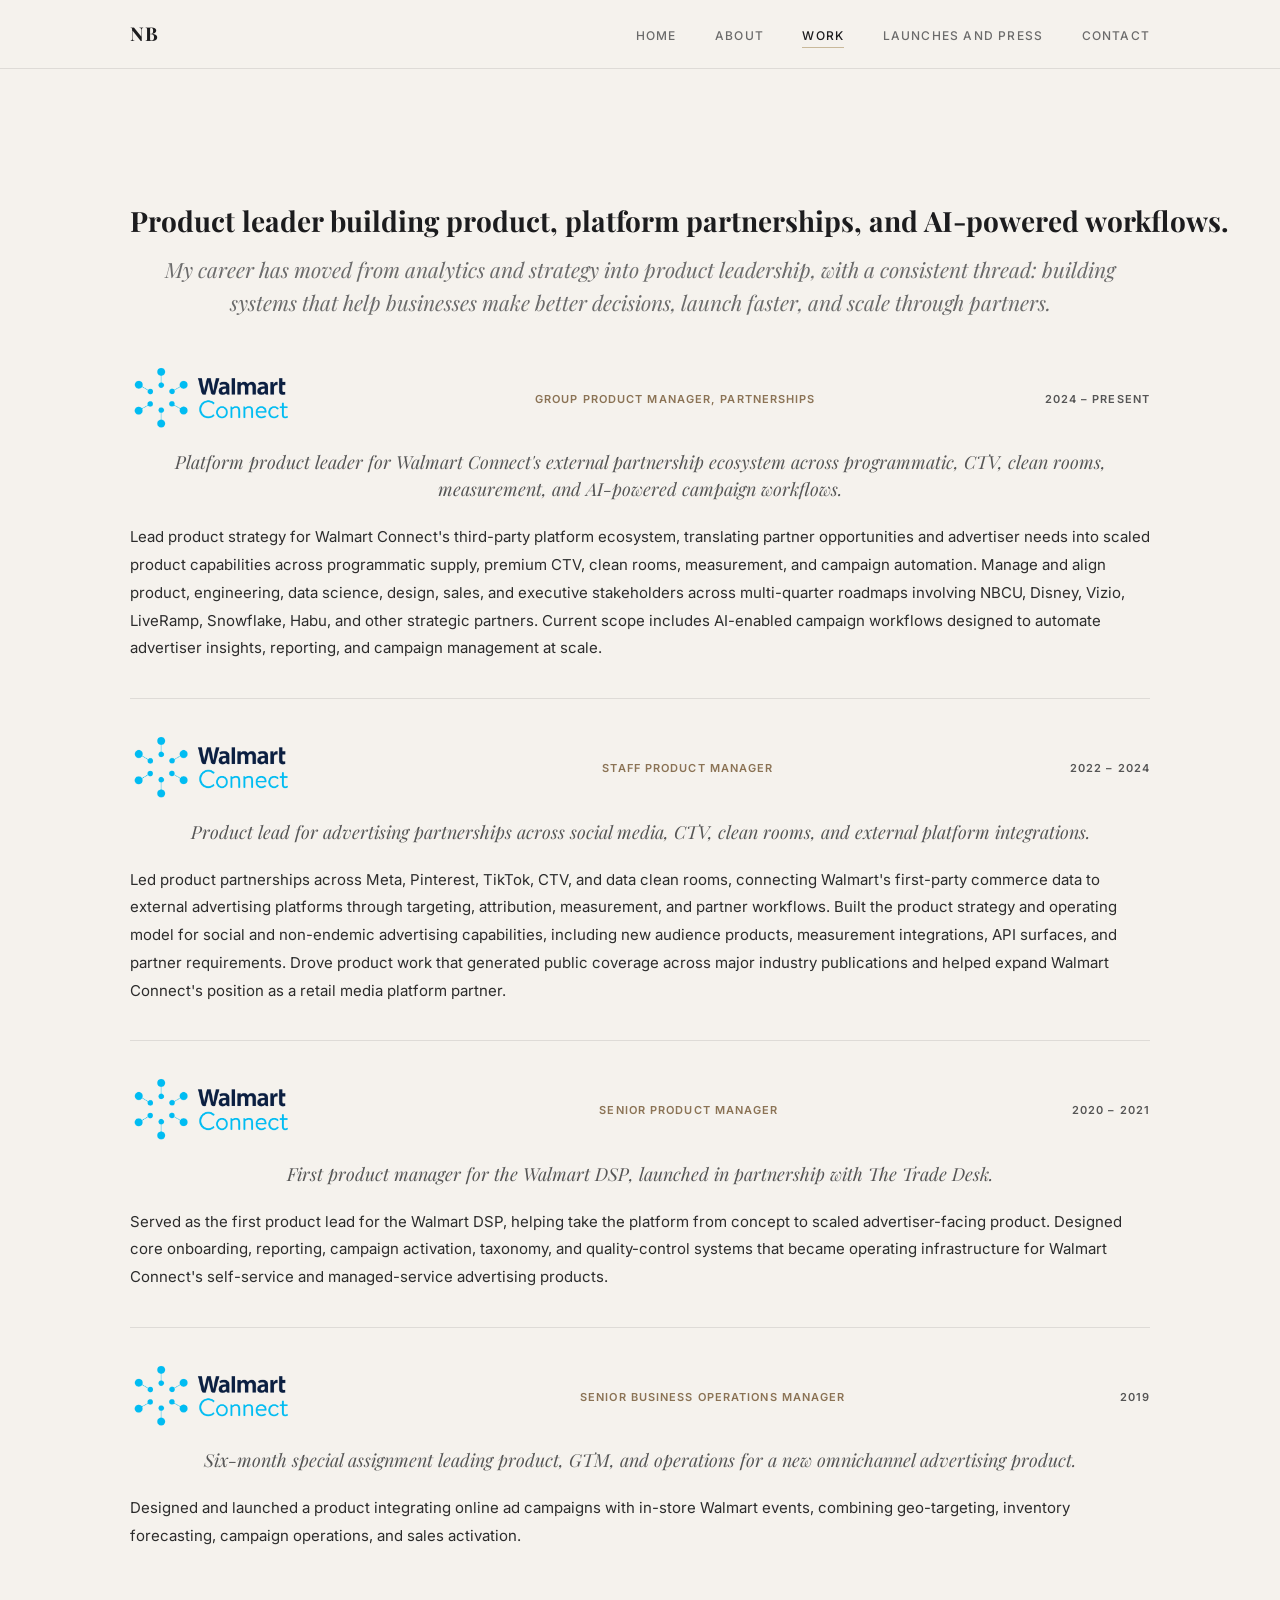
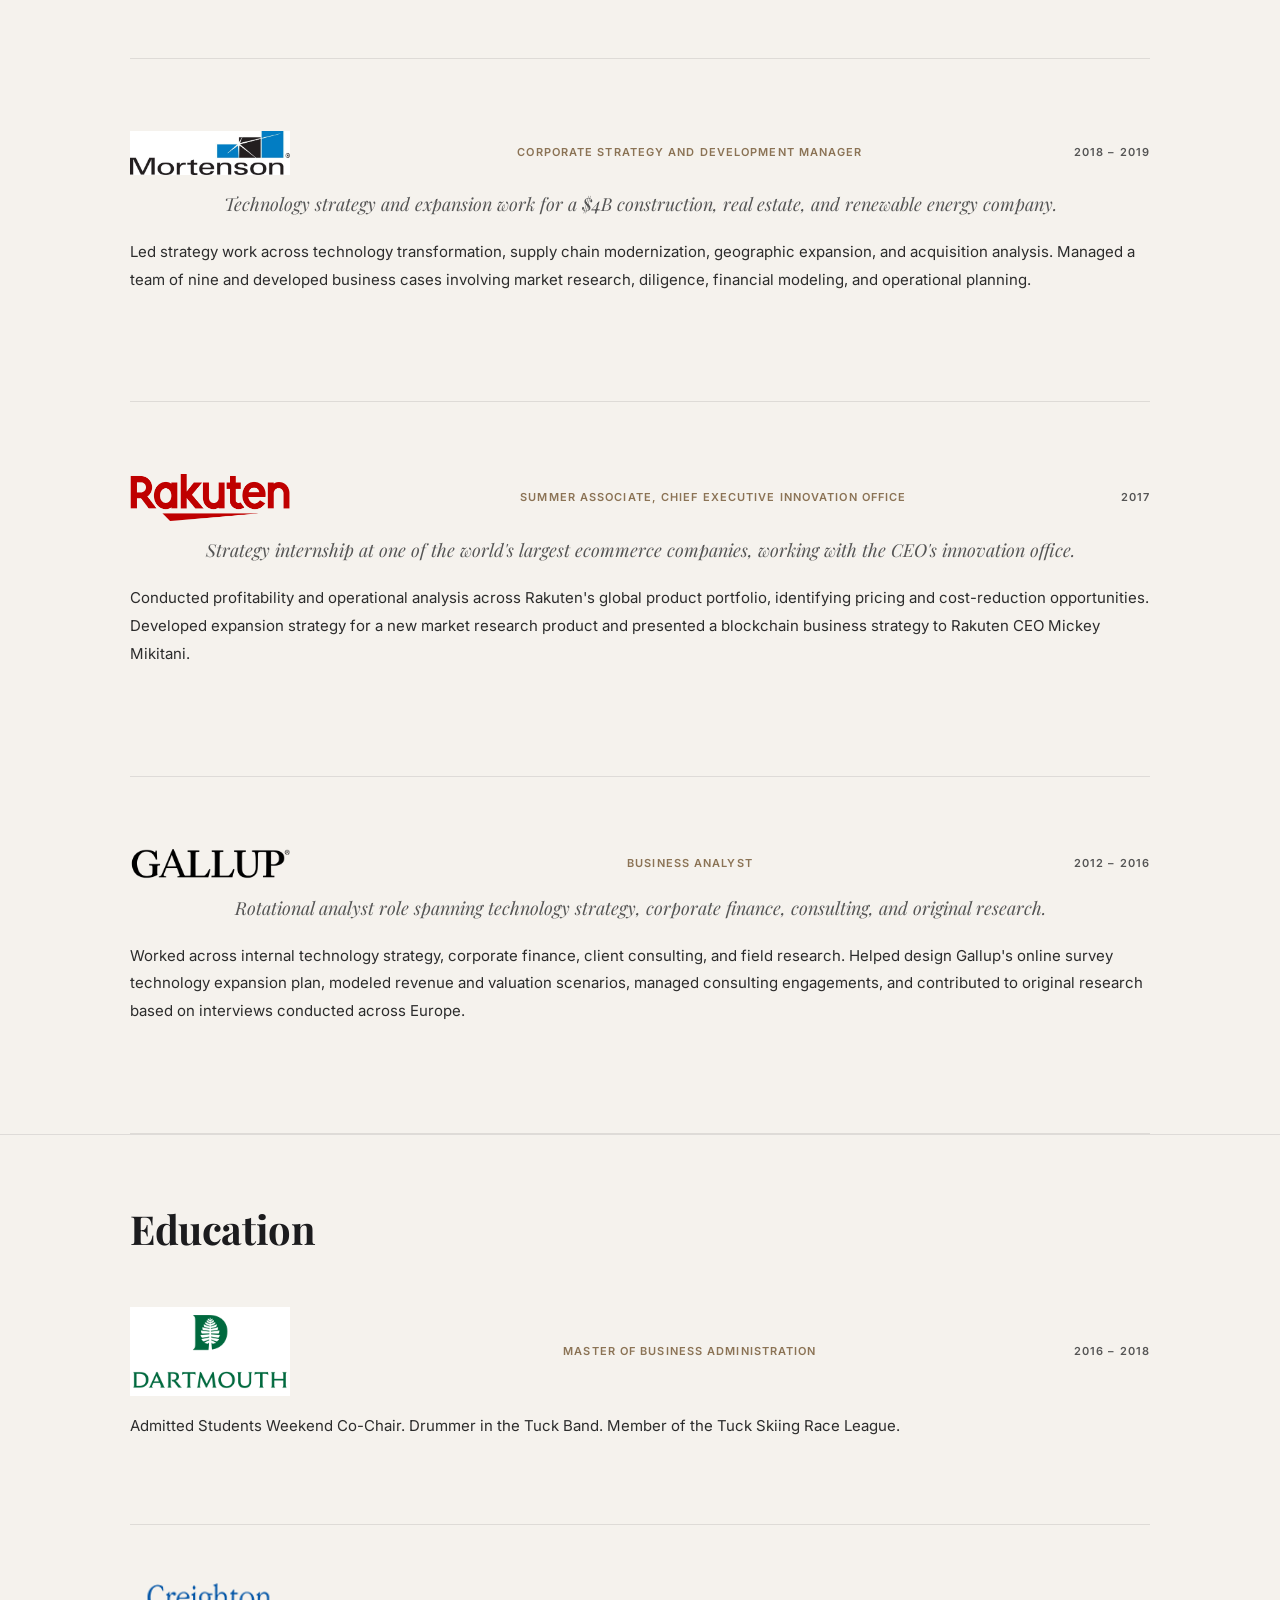
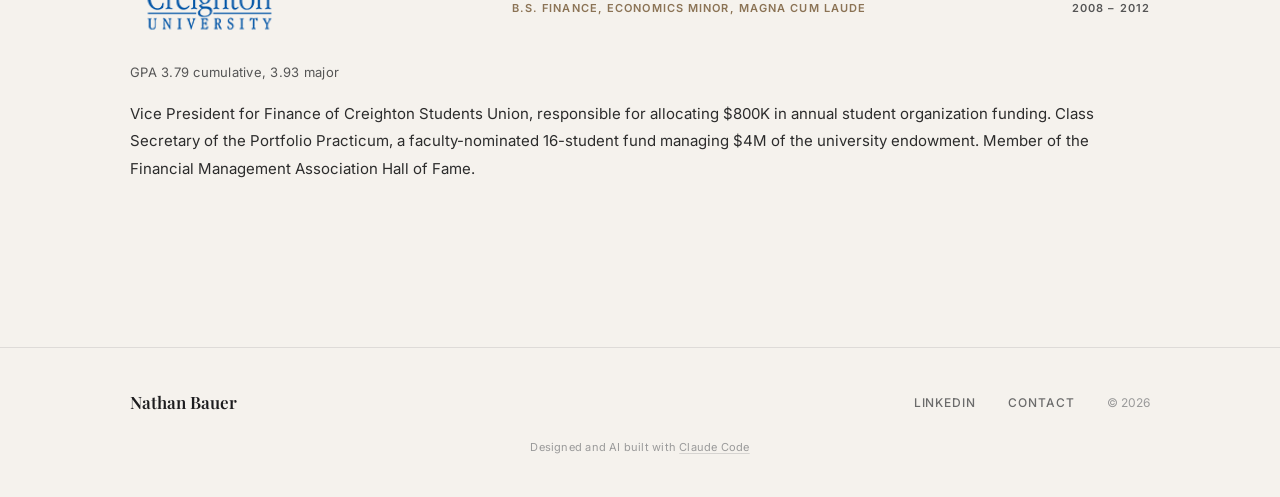
<file: work.html>
<!DOCTYPE html>
<html lang="en">
<head>
    <meta charset="UTF-8">
    <meta name="viewport" content="width=device-width, initial-scale=1.0">
    <meta name="description" content="Career history of Nathan Bauer, product leader at Walmart Connect with 15 years across retail media, advertising, research, and strategy.">
    <title>Work — Nathan Bauer</title>

    <link rel="preconnect" href="https://fonts.googleapis.com">
    <link rel="preconnect" href="https://fonts.gstatic.com" crossorigin>
    <link href="https://fonts.googleapis.com/css2?family=Playfair+Display:ital,wght@0,400;0,500;0,700;1,400;1,500&family=Inter:wght@300;400;500;600&display=swap" rel="stylesheet">

    <link rel="stylesheet" href="css/styles.css">
    <style>
        .work-pg-header {
            padding-bottom: 0;
            border-bottom: none;
        }
        .work-intro {
            text-align: center;
            border-bottom: none;
            padding: 40px 0 24px;
        }
        .work-entry:first-of-type {
            padding-top: 24px;
        }
        .work-pg-main {
            font-family: 'Playfair Display', Georgia, serif;
            font-size: 28px;
            font-weight: 700;
            font-style: normal;
            color: #1C1C1E;
            margin-bottom: 8px;
            white-space: nowrap;
        }
        .work-intro-body {
            font-size: 15px;
            font-style: italic;
            line-height: 1.85;
            color: var(--text-body);
            max-width: 100% !important;
            width: 100% !important;
            margin: 24px 0 0;
            text-align: center !important;
        }
        .work-intro-sub {
            font-family: 'Playfair Display', Georgia, serif;
            font-style: italic;
            font-size: 17px;
            color: var(--text-muted);
            margin: 0 auto !important;
            max-width: none;
            display: block;
            text-align: center !important;
            width: 100% !important;
        }
        .work-co-logo {
            width: 160px;
            height: auto;
            display: block;
            mix-blend-mode: multiply;
            flex-shrink: 0;
            margin-right: 16px;
            margin-bottom: 0;
        }
        .work-role-meta {
            align-items: center;
        }
        .work-role-title {
            color: #8B7355 !important;
        }
        .work-role-scope {
            max-width: 100% !important;
            text-align: center;
        }
        .work-role-prose {
            max-width: 100% !important;
        }
        .work-co-logo--tuck {
            max-width: 240px;
            white-space: nowrap;
        }
        .work-co-location,
        .work-co-tenure,
        .work-role-dates,
        .work-role-scope,
        .work-edu-detail {
            color: #555555 !important;
        }
    </style>
</head>
<body>

    <!-- ======================================================
         NAVIGATION
    ====================================================== -->
    <nav class="nav" id="nav" role="navigation" aria-label="Main navigation">
        <div class="nav-inner">
            <a href="index.html" class="nav-logo" aria-label="Nathan Bauer home">NB</a>

            <ul class="nav-links" id="nav-links">
                <li><a href="index.html">Home</a></li>
                <li><a href="about.html">About</a></li>
                <li><a href="work.html" class="active">Work</a></li>
                <li><a href="press.html">Launches and Press</a></li>
                <li><a href="contact.html">Contact</a></li>
            </ul>

            <button class="nav-hamburger" aria-label="Open menu" aria-expanded="false" aria-controls="nav-links">
                <span></span>
                <span></span>
                <span></span>
            </button>
        </div>
    </nav>


    <!-- ======================================================
         PAGE HEADER
    ====================================================== -->
    <header class="work-pg-header">
        <div class="container"></div>
    </header>


    <!-- ======================================================
         INTRO LINE
    ====================================================== -->
    <div class="work-intro">
        <div class="container">
            <h1 class="work-pg-main">Product leader building product, platform partnerships, and AI-powered workflows.</h1>
            <p class="work-intro-body">My career has moved from analytics and strategy into product leadership, with a consistent thread: building systems that help businesses make better decisions, launch faster, and scale through partners.</p>
        </div>
    </div>


    <!-- ======================================================
         CAREER TIMELINE
    ====================================================== -->
    <div class="work-timeline-wrap">
        <div class="container">


            <!-- WALMART CONNECT — grouped -->
            <div class="work-entry fade-in">
                <div class="work-roles-list">

                    <div class="work-role">
                        <div class="work-role-meta">
                            <img src="work-images/walmart-connect-logo.png" alt="Walmart Connect" class="work-co-logo">
                            <span class="work-role-title">Group Product Manager, Partnerships</span>
                            <span class="work-role-dates">2024 – Present</span>
                        </div>
                        <p class="work-role-scope">Platform product leader for Walmart Connect's external partnership ecosystem across programmatic, CTV, clean rooms, measurement, and AI-powered campaign workflows.</p>
                        <p class="work-role-prose">Lead product strategy for Walmart Connect's third-party platform ecosystem, translating partner opportunities and advertiser needs into scaled product capabilities across programmatic supply, premium CTV, clean rooms, measurement, and campaign automation. Manage and align product, engineering, data science, design, sales, and executive stakeholders across multi-quarter roadmaps involving NBCU, Disney, Vizio, LiveRamp, Snowflake, Habu, and other strategic partners. Current scope includes AI-enabled campaign workflows designed to automate advertiser insights, reporting, and campaign management at scale.</p>
                    </div>

                    <div class="work-role">
                        <div class="work-role-meta">
                            <img src="work-images/walmart-connect-logo.png" alt="Walmart Connect" class="work-co-logo">
                            <span class="work-role-title">Staff Product Manager</span>
                            <span class="work-role-dates">2022 – 2024</span>
                        </div>
                        <p class="work-role-scope">Product lead for advertising partnerships across social media, CTV, clean rooms, and external platform integrations.</p>
                        <p class="work-role-prose">Led product partnerships across Meta, Pinterest, TikTok, CTV, and data clean rooms, connecting Walmart's first-party commerce data to external advertising platforms through targeting, attribution, measurement, and partner workflows. Built the product strategy and operating model for social and non-endemic advertising capabilities, including new audience products, measurement integrations, API surfaces, and partner requirements. Drove product work that generated public coverage across major industry publications and helped expand Walmart Connect's position as a retail media platform partner.</p>
                    </div>

                    <div class="work-role">
                        <div class="work-role-meta">
                            <img src="work-images/walmart-connect-logo.png" alt="Walmart Connect" class="work-co-logo">
                            <span class="work-role-title">Senior Product Manager</span>
                            <span class="work-role-dates">2020 – 2021</span>
                        </div>
                        <p class="work-role-scope">First product manager for the Walmart DSP, launched in partnership with The Trade Desk.</p>
                        <p class="work-role-prose">Served as the first product lead for the Walmart DSP, helping take the platform from concept to scaled advertiser-facing product. Designed core onboarding, reporting, campaign activation, taxonomy, and quality-control systems that became operating infrastructure for Walmart Connect's self-service and managed-service advertising products.</p>
                    </div>

                    <div class="work-role">
                        <div class="work-role-meta">
                            <img src="work-images/walmart-connect-logo.png" alt="Walmart Connect" class="work-co-logo">
                            <span class="work-role-title">Senior Business Operations Manager</span>
                            <span class="work-role-dates">2019</span>
                        </div>
                        <p class="work-role-scope">Six-month special assignment leading product, GTM, and operations for a new omnichannel advertising product.</p>
                        <p class="work-role-prose">Designed and launched a product integrating online ad campaigns with in-store Walmart events, combining geo-targeting, inventory forecasting, campaign operations, and sales activation.</p>
                    </div>

                </div>
            </div>


            <!-- MORTENSON -->
            <div class="work-entry fade-in">
                <div class="work-roles-list">
                    <div class="work-role">
                        <div class="work-role-meta">
                            <img src="work-images/Mortenson-logo.jpg" alt="Mortenson" class="work-co-logo">
                            <span class="work-role-title">Corporate Strategy and Development Manager</span>
                            <span class="work-role-dates">2018 – 2019</span>
                        </div>
                        <p class="work-role-scope">Technology strategy and expansion work for a $4B construction, real estate, and renewable energy company.</p>
                        <p class="work-role-prose">Led strategy work across technology transformation, supply chain modernization, geographic expansion, and acquisition analysis. Managed a team of nine and developed business cases involving market research, diligence, financial modeling, and operational planning.</p>
                    </div>
                </div>
            </div>


            <!-- RAKUTEN -->
            <div class="work-entry fade-in">
                <div class="work-roles-list">
                    <div class="work-role">
                        <div class="work-role-meta">
                            <img src="work-images/rakuten.png" alt="Rakuten" class="work-co-logo">
                            <span class="work-role-title">Summer Associate, Chief Executive Innovation Office</span>
                            <span class="work-role-dates">2017</span>
                        </div>
                        <p class="work-role-scope">Strategy internship at one of the world's largest ecommerce companies, working with the CEO's innovation office.</p>
                        <p class="work-role-prose">Conducted profitability and operational analysis across Rakuten's global product portfolio, identifying pricing and cost-reduction opportunities. Developed expansion strategy for a new market research product and presented a blockchain business strategy to Rakuten CEO Mickey Mikitani.</p>
                    </div>
                </div>
            </div>


            <!-- GALLUP -->
            <div class="work-entry fade-in">
                <div class="work-roles-list">
                    <div class="work-role">
                        <div class="work-role-meta">
                            <img src="work-images/gallup-logo.png" alt="Gallup" class="work-co-logo">
                            <span class="work-role-title">Business Analyst</span>
                            <span class="work-role-dates">2012 – 2016</span>
                        </div>
                        <p class="work-role-scope">Rotational analyst role spanning technology strategy, corporate finance, consulting, and original research.</p>
                        <p class="work-role-prose">Worked across internal technology strategy, corporate finance, client consulting, and field research. Helped design Gallup's online survey technology expansion plan, modeled revenue and valuation scenarios, managed consulting engagements, and contributed to original research based on interviews conducted across Europe.</p>
                    </div>
                </div>
            </div>


        </div>
    </div>


    <!-- ======================================================
         EDUCATION
    ====================================================== -->
    <section class="work-education fade-in" aria-label="Education">
        <div class="container">

            <h2 class="work-edu-heading">Education</h2>

            <div class="work-edu-item">
                <div class="work-roles-list">
                    <div class="work-role">
                        <div class="work-role-meta">
                            <img src="work-images/dartmouth-college-logo.png" alt="Tuck School of Business at Dartmouth" class="work-co-logo work-co-logo--tuck">
                            <span class="work-role-title">Master of Business Administration</span>
                            <span class="work-role-dates">2016 – 2018</span>
                        </div>
                        <p class="work-role-prose">Admitted Students Weekend Co-Chair. Drummer in the Tuck Band. Member of the Tuck Skiing Race League.</p>
                    </div>
                </div>
            </div>

            <div class="work-edu-item">
                <div class="work-roles-list">
                    <div class="work-role">
                        <div class="work-role-meta">
                            <img src="work-images/creighton-university-logo.png?v=2" alt="Creighton University" class="work-co-logo">
                            <span class="work-role-title">B.S. Finance, Economics Minor, Magna Cum Laude</span>
                            <span class="work-role-dates">2008 – 2012</span>
                        </div>
                        <p class="work-edu-detail">GPA 3.79 cumulative, 3.93 major</p>
                        <p class="work-role-prose">Vice President for Finance of Creighton Students Union, responsible for allocating $800K in annual student organization funding. Class Secretary of the Portfolio Practicum, a faculty-nominated 16-student fund managing $4M of the university endowment. Member of the Financial Management Association Hall of Fame.</p>
                    </div>
                </div>
            </div>

        </div>
    </section>


    <!-- ======================================================
         FOOTER
    ====================================================== -->
    <footer class="footer" role="contentinfo">
        <div class="container">
            <div class="footer-inner">
                <span class="footer-name">Nathan Bauer</span>
                <div class="footer-right">
                    <a href="https://www.linkedin.com/in/nathanlbauer" target="_blank" rel="noopener noreferrer">LinkedIn</a>
                    <a href="contact.html">Contact</a>
                    <span class="footer-copy">&copy; 2026</span>
                </div>
            </div>
            <p class="footer-attribution">Designed and AI built with <a href="https://claude.ai/code" target="_blank" rel="noopener noreferrer">Claude Code</a></p>
        </div>
    </footer>


    <script src="js/main.js"></script>
</body>
</html>
</file>
<file: css/styles.css>
/* ============================================================
   NATE BAUER — Personal Site
   Palette: #F5F2ED (bg) · #1C1C1E (hero/text) · #C9B99A (accent)
   Fonts: Playfair Display (headings) · Inter (body)
============================================================ */

*, *::before, *::after {
    box-sizing: border-box;
    margin: 0;
    padding: 0;
}

:root {
    --bg:          #F5F2ED;
    --hero-bg:     #1C1C1E;
    --text:        #1C1C1E;
    --text-muted:  #6B6B6B;
    --text-body:   #2C2C2C;
    --text-light:  #9A9A9A;
    --accent:      #C9B99A;
    --border:      rgba(28, 28, 30, 0.1);
    --white:       #FFFFFF;

    --serif:  'Playfair Display', Georgia, serif;
    --sans:   'Inter', -apple-system, BlinkMacSystemFont, sans-serif;

    --max:    1100px;
    --nav-h:  68px;
    --pad:    clamp(20px, 5vw, 40px);
}

html { scroll-behavior: smooth; }

body {
    background: var(--bg);
    color: var(--text);
    font-family: var(--sans);
    font-size: 16px;
    line-height: 1.75;
    -webkit-font-smoothing: antialiased;
}

a { color: inherit; text-decoration: none; }
ul { list-style: none; }
img { max-width: 100%; display: block; }


/* ============================================================
   SHARED UTILITIES
============================================================ */

.container {
    max-width: var(--max);
    margin: 0 auto;
    padding: 0 var(--pad);
}

.section-eyebrow {
    display: block;
    font-family: var(--sans);
    font-size: 11px;
    font-weight: 600;
    letter-spacing: 0.14em;
    text-transform: uppercase;
    color: var(--accent);
    margin-bottom: 18px;
}

.section-heading {
    font-family: var(--serif);
    font-size: clamp(36px, 4.5vw, 54px);
    font-weight: 700;
    line-height: 1.1;
    letter-spacing: -0.01em;
    color: var(--text);
    margin-bottom: 20px;
}

.divider {
    width: 48px;
    height: 1px;
    background: var(--accent);
    margin-bottom: 48px;
}

/* ============================================================
   FADE-IN ON SCROLL
============================================================ */

.fade-in {
    opacity: 0;
    transform: translateY(28px);
    transition: opacity 0.75s ease, transform 0.75s ease;
}

.fade-in.visible {
    opacity: 1;
    transform: translateY(0);
}


/* ============================================================
   NAVIGATION
============================================================ */

.nav {
    position: fixed;
    top: 0;
    left: 0;
    right: 0;
    z-index: 200;
    height: var(--nav-h);
    background: var(--bg);
    box-shadow: 0 1px 0 var(--border);
    transition: background 0.35s ease, box-shadow 0.35s ease;
}

.nav-inner {
    max-width: var(--max);
    margin: 0 auto;
    padding: 0 var(--pad);
    height: 100%;
    display: flex;
    align-items: center;
    justify-content: space-between;
}

.nav-logo {
    font-family: var(--serif);
    font-size: 19px;
    font-weight: 700;
    letter-spacing: 0.04em;
    color: var(--accent);
    transition: color 0.3s ease;
}

.nav-links {
    display: flex;
    align-items: center;
    gap: clamp(20px, 3vw, 40px);
}

.nav-links a {
    font-size: 12px;
    font-weight: 500;
    letter-spacing: 0.1em;
    text-transform: uppercase;
    color: var(--text-muted);
    transition: color 0.2s ease;
    padding: 4px 0;
    border-bottom: 1px solid transparent;
    transition: color 0.2s ease, border-color 0.2s ease;
}

.nav-links a:hover { color: var(--text); }
.nav-links a.active { color: var(--text); border-bottom-color: var(--accent); }

/* Scrolled state — over light sections */
.nav.scrolled {
    background: var(--bg);
    box-shadow: 0 1px 0 var(--border);
}

.nav.scrolled .nav-logo { color: var(--text); }

.nav.scrolled .nav-links a { color: var(--text-muted); }
.nav.scrolled .nav-links a:hover { color: var(--text); }
.nav.scrolled .nav-links a.active { color: var(--text); border-bottom-color: var(--accent); }

/* Mobile nav toggle */
.nav-hamburger {
    display: none;
    flex-direction: column;
    gap: 5px;
    cursor: pointer;
    padding: 4px;
}

.nav-hamburger span {
    display: block;
    width: 22px;
    height: 1.5px;
    background: var(--text);
    transition: background 0.3s ease;
}

.nav.scrolled .nav-hamburger span { background: var(--text); }


/* ============================================================
   HERO
============================================================ */

.hero {
    background: var(--bg);
    min-height: 100vh;
    display: flex;
    align-items: center;
    padding-top: var(--nav-h);
}

.hero-inner {
    max-width: var(--max);
    margin: 0 auto;
    padding: 80px var(--pad) 100px;
    width: 100%;
    display: grid;
    grid-template-columns: 340px 1fr;
    align-items: center;
    gap: 80px;
}

/* Photo */
.hero-photo {
    width: 100%;
    aspect-ratio: 3 / 4;
    overflow: hidden;
}

.hero-photo img {
    width: 100%;
    height: calc(100% - 24px);
    margin-top: 24px;
    object-fit: cover;
    display: block;
}

.hero-photo-icon {
    width: 56px;
    height: 56px;
    border: 1px solid rgba(28, 28, 30, 0.15);
    border-radius: 50%;
    display: flex;
    align-items: center;
    justify-content: center;
}

.hero-photo-icon svg {
    width: 24px;
    height: 24px;
    stroke: var(--text-light);
    fill: none;
    stroke-width: 1.5;
}

.hero-photo-label {
    font-size: 10px;
    font-weight: 500;
    letter-spacing: 0.18em;
    text-transform: uppercase;
}

/* Hero content */
.hero-content { }

.hero-eyebrow {
    display: block;
    font-size: 11px;
    font-weight: 600;
    letter-spacing: 0.14em;
    text-transform: uppercase;
    color: var(--accent);
    margin-bottom: 22px;
}

.hero-name {
    font-family: var(--serif);
    font-size: clamp(60px, 7.5vw, 102px);
    font-weight: 700;
    line-height: 0.95;
    letter-spacing: -0.02em;
    color: var(--text);
    margin-bottom: 32px;
}

.hero-rule {
    width: 56px;
    height: 1px;
    background: var(--accent);
    margin-bottom: 28px;
}

.hero-tagline {
    font-family: var(--serif);
    font-size: clamp(17px, 2vw, 22px);
    font-weight: 400;
    font-style: italic;
    color: #3A3A3A;
    line-height: 1.55;
    margin-bottom: 52px;
    max-width: 440px;
}

.hero-cta {
    display: flex;
    gap: 14px;
    flex-wrap: wrap;
}

.btn-primary {
    display: inline-block;
    padding: 13px 30px;
    background: transparent;
    border: 1px solid var(--text);
    color: var(--text);
    font-size: 12px;
    font-weight: 600;
    letter-spacing: 0.1em;
    text-transform: uppercase;
    transition: all 0.2s ease;
}

.btn-primary:hover {
    background: var(--text);
    color: var(--white);
    transform: translateY(-1px);
}

.btn-ghost {
    display: inline-block;
    padding: 13px 30px;
    border: 1px solid rgba(28, 28, 30, 0.3);
    color: var(--text-muted);
    font-size: 12px;
    font-weight: 500;
    letter-spacing: 0.1em;
    text-transform: uppercase;
    transition: all 0.2s ease;
}

.btn-ghost:hover {
    border-color: var(--text);
    color: var(--text);
    transform: translateY(-1px);
}


/* ============================================================
   INTRO STRIP (below hero on homepage)
============================================================ */

.intro {
    padding: 100px 0;
}

.intro-grid {
    display: grid;
    grid-template-columns: repeat(3, 1fr);
    gap: 56px;
    padding-top: 8px;
}

.intro-block {}

.intro-single {
    max-width: 100%;
}

.intro-single p {
    font-size: 15px;
    line-height: 1.8;
    color: var(--text-body);
    margin-bottom: 24px;
}

.intro-single p:last-child {
    margin-bottom: 0;
}

.intro-block-label {
    display: block;
    font-size: 10px;
    font-weight: 600;
    letter-spacing: 0.16em;
    text-transform: uppercase;
    color: var(--accent);
    margin-bottom: 14px;
}

.intro-block p {
    font-size: 15px;
    line-height: 1.8;
    color: var(--text-body);
}

.intro-divider {
    width: 100%;
    height: 1px;
    background: var(--border);
    margin-bottom: 64px;
}


/* ============================================================
   PRESS PREVIEW (homepage)
============================================================ */

.press-preview {
    padding: 0 0 100px;
}

.press-preview-header {
    display: flex;
    align-items: flex-end;
    justify-content: space-between;
    margin-bottom: 52px;
}

.press-preview-link {
    font-size: 12px;
    font-weight: 500;
    letter-spacing: 0.08em;
    text-transform: uppercase;
    color: var(--text-muted);
    border-bottom: 1px solid var(--border);
    padding-bottom: 2px;
    transition: color 0.2s ease, border-color 0.2s ease;
}

.press-preview-link:hover {
    color: var(--text);
    border-color: var(--accent);
}

.ticker-wrap {
    overflow: hidden;
    width: 100%;
    -webkit-mask-image: linear-gradient(to right, transparent, black 8%, black 92%, transparent);
    mask-image: linear-gradient(to right, transparent, black 8%, black 92%, transparent);
}

.ticker-track {
    display: flex;
    align-items: center;
    gap: 60px;
    width: max-content;
    animation: ticker-scroll 25s linear infinite;
}

.ticker-wrap:hover .ticker-track {
    animation-play-state: paused;
}

@keyframes ticker-scroll {
    0%   { transform: translateX(0); }
    100% { transform: translateX(-50%); }
}

.press-logo-item {
    font-family: var(--serif);
    font-size: 22px;
    font-weight: 700;
    color: var(--text-muted);
    letter-spacing: 0.02em;
    transition: color 0.2s ease;
}

.press-logo-item:hover { color: var(--text); }


/* ============================================================
   FOOTER
============================================================ */

.footer {
    border-top: 1px solid var(--border);
    padding: 40px 0;
}

.footer-inner {
    display: flex;
    align-items: center;
    justify-content: space-between;
}

.footer-name {
    font-family: var(--serif);
    font-size: 17px;
    font-weight: 600;
    color: var(--text);
}

.footer-right {
    display: flex;
    align-items: center;
    gap: 32px;
}

.footer-right a {
    font-size: 12px;
    font-weight: 500;
    letter-spacing: 0.08em;
    text-transform: uppercase;
    color: var(--text-muted);
    transition: color 0.2s ease;
}

.footer-right a:hover { color: var(--text); }

.footer-copy {
    font-size: 12px;
    color: var(--text-light);
}

.footer-attribution {
    text-align: center;
    font-size: 11px;
    color: var(--text-light);
    margin-top: 20px;
    letter-spacing: 0.02em;
}

.footer-attribution a {
    color: var(--text-light);
    text-decoration: underline;
    text-decoration-color: rgba(154, 154, 154, 0.35);
    text-underline-offset: 2px;
    transition: color 0.2s ease;
}

.footer-attribution a:hover {
    color: var(--text-muted);
}


/* ============================================================
   PAGE HERO (interior pages)
============================================================ */

.page-hero {
    background: var(--hero-bg);
    padding: calc(var(--nav-h) + 72px) var(--pad) 80px;
}

.page-hero-inner {
    max-width: var(--max);
    margin: 0 auto;
}

.page-hero h1 {
    font-family: var(--serif);
    font-size: clamp(44px, 6vw, 76px);
    font-weight: 700;
    line-height: 1.0;
    color: var(--white);
    margin-bottom: 20px;
    letter-spacing: -0.015em;
}

.page-hero p {
    font-family: var(--serif);
    font-style: italic;
    font-size: clamp(16px, 1.8vw, 20px);
    color: rgba(255, 255, 255, 0.5);
    max-width: 540px;
    line-height: 1.6;
}


/* ============================================================
   WORK PAGE — TIMELINE
============================================================ */

.work-section {
    padding: 100px 0;
}

.timeline {
    position: relative;
    padding-left: 0;
}

.timeline-item {
    display: grid;
    grid-template-columns: 160px 1fr;
    gap: 40px;
    margin-bottom: 64px;
    padding-bottom: 64px;
    border-bottom: 1px solid var(--border);
}

.timeline-item:last-child {
    border-bottom: none;
    margin-bottom: 0;
    padding-bottom: 0;
}

.timeline-left {
    padding-top: 4px;
}

.timeline-years {
    font-size: 12px;
    font-weight: 600;
    letter-spacing: 0.08em;
    color: var(--accent);
    text-transform: uppercase;
    margin-bottom: 6px;
}

.timeline-company {
    font-size: 13px;
    color: var(--text-light);
    font-weight: 400;
}

.timeline-right {}

.timeline-title {
    font-family: var(--serif);
    font-size: clamp(22px, 2.5vw, 28px);
    font-weight: 600;
    line-height: 1.2;
    margin-bottom: 16px;
    color: var(--text);
}

.timeline-body {
    font-size: 15px;
    color: var(--text-body);
    line-height: 1.8;
    margin-bottom: 20px;
}

.timeline-tags {
    display: flex;
    flex-wrap: wrap;
    gap: 8px;
}

.tag {
    display: inline-block;
    padding: 4px 12px;
    border: 1px solid var(--border);
    font-size: 11px;
    font-weight: 500;
    letter-spacing: 0.06em;
    text-transform: uppercase;
    color: var(--text-muted);
}


/* ============================================================
   PRESS PAGE
============================================================ */

.press-section {
    padding: 100px 0;
}

.press-grid {
    display: grid;
    grid-template-columns: repeat(2, 1fr);
    gap: 2px;
}

.press-card {
    background: var(--white);
    padding: 40px;
    border: 1px solid var(--border);
    transition: border-color 0.2s ease, transform 0.25s ease, box-shadow 0.25s ease;
    display: flex;
    flex-direction: column;
}

.press-card:hover {
    border-color: var(--accent);
    transform: translateY(-5px);
    box-shadow: 0 12px 32px rgba(28, 28, 30, 0.09);
}

.press-card-meta {
    margin-bottom: 20px;
}

.press-outlet {
    font-size: 11px;
    font-weight: 700;
    letter-spacing: 0.12em;
    text-transform: uppercase;
    color: var(--text);
}

.press-year {
    font-size: 11px;
    color: var(--text-light);
    letter-spacing: 0.06em;
}

.press-headline {
    font-family: var(--serif);
    font-size: clamp(17px, 1.8vw, 20px);
    font-weight: 600;
    line-height: 1.35;
    color: var(--text);
    margin-bottom: 14px;
    transition: color 0.2s ease;
}

.press-card:hover .press-headline { color: var(--hero-bg); }

.press-summary {
    font-size: 14px;
    line-height: 1.75;
    color: var(--text-body);
    flex: 1;
    margin-bottom: 24px;
}

.press-link {
    font-size: 11px;
    font-weight: 600;
    letter-spacing: 0.1em;
    text-transform: uppercase;
    color: var(--accent);
    align-self: flex-start;
    border-bottom: 1px solid transparent;
    transition: border-color 0.2s ease;
}

.press-link:hover { border-bottom-color: var(--accent); }


/* ============================================================
   ABOUT PAGE
============================================================ */

.about-section {
    padding: 100px 0;
}

.about-grid {
    display: grid;
    grid-template-columns: 1fr 1fr;
    gap: 80px;
    align-items: start;
}

.about-photo {
    width: 100%;
    aspect-ratio: 3 / 4;
    border: 1px solid var(--border);
    display: flex;
    flex-direction: column;
    align-items: center;
    justify-content: center;
    gap: 12px;
    color: var(--text-light);
    background: rgba(201, 185, 154, 0.04);
}

.about-photo-label {
    font-size: 10px;
    letter-spacing: 0.16em;
    text-transform: uppercase;
}

.about-body p {
    font-size: 16px;
    line-height: 1.85;
    color: var(--text-body);
    margin-bottom: 24px;
}

.about-body p:last-child { margin-bottom: 0; }

.about-interests {
    padding: 80px 0 100px;
    border-top: 1px solid var(--border);
}

.interests-grid {
    display: grid;
    grid-template-columns: repeat(3, 1fr);
    gap: 48px;
    margin-top: 56px;
}

.interest-item {}

.interest-icon {
    font-size: 28px;
    margin-bottom: 14px;
}

.interest-title {
    font-family: var(--serif);
    font-size: 20px;
    font-weight: 600;
    margin-bottom: 10px;
}

.interest-desc {
    font-size: 14px;
    color: var(--text-body);
    line-height: 1.75;
}


/* ============================================================
   BUILDER PAGE
============================================================ */

.builder-section {
    padding: 100px 0;
}

.builder-grid {
    display: grid;
    grid-template-columns: repeat(2, 1fr);
    gap: 32px;
}

.builder-card {
    border: 1px solid var(--border);
    padding: 40px;
    transition: border-color 0.2s ease, transform 0.2s ease;
}

.builder-card:hover {
    border-color: var(--accent);
    transform: translateY(-2px);
}

.builder-card-status {
    display: inline-block;
    padding: 3px 10px;
    border: 1px solid var(--accent);
    font-size: 10px;
    font-weight: 600;
    letter-spacing: 0.1em;
    text-transform: uppercase;
    color: var(--accent);
    margin-bottom: 20px;
}

.builder-card-status.shipped {
    border-color: var(--text);
    color: var(--text);
}

.builder-card h3 {
    font-family: var(--serif);
    font-size: clamp(20px, 2.2vw, 26px);
    font-weight: 600;
    margin-bottom: 14px;
    line-height: 1.2;
}

.builder-card p {
    font-size: 14px;
    line-height: 1.8;
    color: var(--text-body);
    margin-bottom: 24px;
}

.builder-stack {
    display: flex;
    flex-wrap: wrap;
    gap: 6px;
}

.stack-tag {
    padding: 3px 10px;
    background: rgba(201, 185, 154, 0.12);
    font-size: 10px;
    font-weight: 600;
    letter-spacing: 0.08em;
    text-transform: uppercase;
    color: var(--text-muted);
}


/* ============================================================
   CONTACT PAGE
============================================================ */

.contact-section {
    padding: 100px 0;
}

.contact-grid {
    display: grid;
    grid-template-columns: 1fr 1fr;
    gap: 80px;
}

.contact-info h2 {
    font-family: var(--serif);
    font-size: clamp(28px, 3.5vw, 42px);
    font-weight: 700;
    line-height: 1.15;
    margin-bottom: 24px;
    color: var(--text);
}

.contact-info p {
    font-size: 15px;
    line-height: 1.8;
    color: var(--text-body);
    margin-bottom: 40px;
}

.contact-link-row {
    display: flex;
    flex-direction: column;
    gap: 16px;
}

.contact-link-item {
    display: flex;
    align-items: center;
    gap: 14px;
    font-size: 14px;
    color: var(--text-muted);
    transition: color 0.2s ease;
}

.contact-link-item:hover { color: var(--text); }

.contact-link-label {
    font-size: 10px;
    font-weight: 600;
    letter-spacing: 0.12em;
    text-transform: uppercase;
    color: var(--text-light);
    width: 72px;
    flex-shrink: 0;
}

.contact-form { }

.form-group {
    margin-bottom: 24px;
}

.form-label {
    display: block;
    font-size: 11px;
    font-weight: 600;
    letter-spacing: 0.1em;
    text-transform: uppercase;
    color: var(--text-muted);
    margin-bottom: 8px;
}

.form-input,
.form-textarea {
    width: 100%;
    padding: 14px 16px;
    background: transparent;
    border: 1px solid var(--border);
    font-family: var(--sans);
    font-size: 15px;
    color: var(--text);
    transition: border-color 0.2s ease;
    outline: none;
    -webkit-appearance: none;
}

.form-input:focus,
.form-textarea:focus {
    border-color: var(--accent);
}

.form-textarea {
    min-height: 160px;
    resize: vertical;
    line-height: 1.6;
}

.form-submit {
    width: 100%;
    padding: 16px;
    background: var(--hero-bg);
    color: var(--white);
    font-family: var(--sans);
    font-size: 12px;
    font-weight: 600;
    letter-spacing: 0.1em;
    text-transform: uppercase;
    border: none;
    cursor: pointer;
    transition: opacity 0.2s ease;
}

.form-submit:hover { opacity: 0.85; }


/* ============================================================
   RESPONSIVE
============================================================ */

@media (max-width: 900px) {
    .hero-inner {
        grid-template-columns: 1fr;
        text-align: center;
        gap: 48px;
        padding-top: 60px;
        padding-bottom: 80px;
    }

    .hero-photo {
        width: 240px;
        margin: 0 auto;
        aspect-ratio: 1 / 1;
    }

    .hero-rule { margin: 0 auto 28px; }
    .hero-tagline { margin-left: auto; margin-right: auto; }
    .hero-cta { justify-content: center; }

    .intro-grid {
        grid-template-columns: 1fr;
        gap: 36px;
    }

    .timeline-item {
        grid-template-columns: 1fr;
        gap: 12px;
    }

    .press-grid {
        grid-template-columns: 1fr;
    }

    .about-grid {
        grid-template-columns: 1fr;
        gap: 48px;
    }

    .about-photo {
        max-width: 320px;
    }

    .interests-grid {
        grid-template-columns: 1fr 1fr;
    }

    .builder-grid {
        grid-template-columns: 1fr;
    }

    .contact-grid {
        grid-template-columns: 1fr;
        gap: 56px;
    }

    .press-preview-header {
        flex-direction: column;
        align-items: flex-start;
        gap: 24px;
    }

    .ticker-track {
        gap: 40px;
    }
}

@media (max-width: 640px) {
    :root { --pad: 20px; }

    .nav-links { display: none; }
    .nav-hamburger { display: flex; }

    .nav-links.open {
        display: flex;
        flex-direction: column;
        position: fixed;
        inset: var(--nav-h) 0 0 0;
        background: var(--bg);
        border-top: 1px solid var(--border);
        padding: 40px var(--pad);
        gap: 32px;
        align-items: flex-start;
    }

    .nav-links.open a {
        font-size: 18px;
        letter-spacing: 0.04em;
        color: var(--text-muted);
    }

    .nav-links.open a.active,
    .nav-links.open a:hover {
        color: var(--text);
    }

    .interests-grid {
        grid-template-columns: 1fr;
    }

    .footer-inner {
        flex-direction: column;
        gap: 20px;
        text-align: center;
    }
}


/* ============================================================
   ABOUT PAGE — NARRATIVE LAYOUT
============================================================ */

.about-pg-header {
    padding: calc(var(--nav-h) + 88px) 0 80px;
    border-bottom: 1px solid var(--border);
}

.about-pg-header h1 {
    font-family: var(--serif);
    font-size: clamp(64px, 9vw, 120px);
    font-weight: 700;
    line-height: 0.92;
    letter-spacing: -0.025em;
    color: var(--text);
    margin-bottom: 28px;
}

.about-pg-sub {
    font-family: var(--serif);
    font-style: italic;
    font-size: clamp(18px, 2vw, 24px);
    color: var(--accent);
}

.about-pg-block {
    padding: 96px 0;
    border-bottom: 1px solid var(--border);
}

.about-pg-label {
    display: block;
    font-size: 10px;
    font-weight: 600;
    letter-spacing: 0.16em;
    text-transform: uppercase;
    color: var(--accent);
    margin-bottom: 20px;
}

.about-pg-headline {
    font-family: var(--serif);
    font-size: clamp(28px, 3.5vw, 44px);
    font-weight: 700;
    line-height: 1.12;
    letter-spacing: -0.015em;
    color: var(--text);
    margin-bottom: 52px;
    max-width: 740px;
}

.about-pg-prose p {
    font-size: 17px;
    line-height: 1.9;
    color: var(--text-body);
    margin-bottom: 32px;
    max-width: 740px;
}

.about-pg-prose p:last-child {
    margin-bottom: 0;
}

.about-pg-photo-block {
    padding: 80px 0;
    border-bottom: 1px solid var(--border);
}

.about-pg-photo-placeholder {
    width: 100%;
    height: clamp(280px, 36vw, 480px);
    border: 1px solid rgba(201, 185, 154, 0.5);
    background: rgba(201, 185, 154, 0.04);
    display: flex;
    flex-direction: column;
    align-items: center;
    justify-content: center;
    gap: 10px;
}

.about-pg-photo-tag {
    font-size: 10px;
    font-weight: 600;
    letter-spacing: 0.18em;
    text-transform: uppercase;
    color: var(--accent);
}

.about-pg-photo-caption {
    font-size: 13px;
    font-style: italic;
    color: var(--text-light);
    letter-spacing: 0.02em;
}

.about-pg-close {
    padding: 100px 0 120px;
    text-align: center;
}

.about-pg-close-text {
    font-family: var(--serif);
    font-size: clamp(22px, 2.8vw, 36px);
    font-weight: 400;
    font-style: italic;
    color: var(--text);
    max-width: 660px;
    margin: 0 auto;
    line-height: 1.45;
}

@media (max-width: 900px) {
    .about-pg-header {
        padding: calc(var(--nav-h) + 64px) 0 64px;
    }

    .about-pg-block {
        padding: 72px 0;
    }

    .about-pg-photo-block {
        padding: 64px 0;
    }
}

@media (max-width: 640px) {
    .about-pg-header {
        padding: calc(var(--nav-h) + 48px) 0 52px;
    }

    .about-pg-block {
        padding: 56px 0;
    }

    .about-pg-photo-block {
        padding: 48px 0;
    }

    .about-pg-close {
        padding: 72px 0 88px;
    }
}


/* ============================================================
   WORK PAGE — TIMELINE LAYOUT
============================================================ */

.work-pg-header {
    padding: calc(var(--nav-h) + 88px) 0 80px;
    border-bottom: 1px solid var(--border);
}

.work-pg-header h1 {
    font-family: var(--serif);
    font-size: clamp(64px, 9vw, 120px);
    font-weight: 700;
    line-height: 0.92;
    letter-spacing: -0.025em;
    color: var(--text);
    margin-bottom: 28px;
}

.work-pg-sub {
    font-family: var(--serif);
    font-style: italic;
    font-size: clamp(18px, 2vw, 24px);
    color: var(--accent);
}

.work-intro {
    padding: 56px 0;
    text-align: center;
    border-bottom: 1px solid var(--border);
}

.work-intro p {
    font-family: var(--serif);
    font-style: italic;
    font-size: clamp(17px, 1.8vw, 21px);
    color: var(--text-muted);
    max-width: 580px;
    margin: 0 auto;
    line-height: 1.55;
}

.work-timeline-wrap {
    padding: 0;
}

.work-entry {
    padding: 72px 0;
    border-bottom: 1px solid var(--border);
}

.work-co-header {
    display: flex;
    align-items: flex-start;
    justify-content: space-between;
    gap: 24px;
    margin-bottom: 44px;
}

.work-co-info { }

.work-co-name {
    font-family: var(--serif);
    font-size: clamp(28px, 3.2vw, 40px);
    font-weight: 700;
    letter-spacing: -0.01em;
    line-height: 1.05;
    color: var(--text);
    margin-bottom: 6px;
}

.work-co-location {
    display: block;
    font-size: 13px;
    color: var(--text-light);
    letter-spacing: 0.04em;
}

.work-co-tenure {
    font-size: 11px;
    font-weight: 600;
    letter-spacing: 0.1em;
    text-transform: uppercase;
    color: var(--accent);
    white-space: nowrap;
    flex-shrink: 0;
    padding-top: 8px;
}

.work-roles-list {
    display: flex;
    flex-direction: column;
}

.work-role {
    padding: 36px 0;
    border-top: 1px solid var(--border);
}

.work-role:first-child {
    border-top: none;
    padding-top: 0;
}

.work-role-meta {
    display: flex;
    align-items: baseline;
    justify-content: space-between;
    gap: 20px;
    margin-bottom: 16px;
    flex-wrap: wrap;
}

.work-role-title {
    font-size: 11px;
    font-weight: 600;
    letter-spacing: 0.1em;
    text-transform: uppercase;
    color: var(--accent);
}

.work-role-dates {
    font-size: 11px;
    font-weight: 600;
    letter-spacing: 0.1em;
    text-transform: uppercase;
    color: var(--accent);
    white-space: nowrap;
    flex-shrink: 0;
}

.work-role-scope {
    font-family: var(--serif);
    font-style: italic;
    font-size: clamp(15px, 1.6vw, 18px);
    color: var(--text-muted);
    line-height: 1.5;
    margin-bottom: 20px;
    max-width: 680px;
}

.work-role-prose {
    font-size: 15px;
    line-height: 1.85;
    color: var(--text-body);
    max-width: 720px;
}

/* Education */
.work-education {
    padding: 72px 0 80px;
    border-top: 1px solid var(--border);
}

.work-edu-heading {
    font-family: var(--serif);
    font-size: clamp(28px, 3.2vw, 40px);
    font-weight: 700;
    letter-spacing: -0.01em;
    line-height: 1.1;
    color: var(--text);
    margin-bottom: 56px;
}

.work-edu-item {
    padding: 48px 0;
    border-top: 1px solid var(--border);
}

.work-edu-item:first-of-type {
    border-top: none;
    padding-top: 0;
}

.work-edu-detail {
    font-size: 13px;
    color: var(--text-light);
    letter-spacing: 0.02em;
    margin-bottom: 16px;
}

/* Closing */
.work-close {
    padding: 88px 0 120px;
    text-align: center;
    border-top: 1px solid var(--border);
}

.work-close-text {
    font-family: var(--serif);
    font-size: clamp(22px, 2.8vw, 36px);
    font-weight: 400;
    font-style: italic;
    color: var(--text);
    max-width: 600px;
    margin: 0 auto;
    line-height: 1.45;
}

@media (max-width: 900px) {
    .work-pg-header {
        padding: calc(var(--nav-h) + 64px) 0 64px;
    }

    .work-entry {
        padding: 56px 0;
    }

    .work-co-header {
        flex-direction: column;
        gap: 6px;
        margin-bottom: 32px;
    }

    .work-co-tenure {
        padding-top: 0;
    }

    .work-education {
        padding: 56px 0 64px;
    }

    .work-edu-heading {
        margin-bottom: 40px;
    }
}

@media (max-width: 640px) {
    .work-pg-header {
        padding: calc(var(--nav-h) + 48px) 0 52px;
    }

    .work-entry {
        padding: 48px 0;
    }

    .work-role {
        padding: 28px 0;
    }

    .work-role-meta {
        flex-direction: column;
        gap: 4px;
    }

    .work-education {
        padding: 48px 0 56px;
    }

    .work-close {
        padding: 64px 0 88px;
    }
}


/* ============================================================
   PRESS PAGE — FULL LISTING
============================================================ */

.press-pg-header {
    padding: calc(var(--nav-h) + 88px) 0 80px;
    border-bottom: 1px solid var(--border);
}

.press-pg-header h1 {
    font-family: var(--serif);
    font-size: clamp(64px, 9vw, 120px);
    font-weight: 700;
    line-height: 0.92;
    letter-spacing: -0.025em;
    color: var(--text);
    margin-bottom: 28px;
}

.press-pg-sub {
    font-family: var(--serif);
    font-style: italic;
    font-size: clamp(18px, 2vw, 24px);
    color: var(--accent);
}

.press-pg-intro {
    padding: 56px 0;
    text-align: center;
    border-bottom: 1px solid var(--border);
}

.press-pg-intro p {
    font-family: var(--serif);
    font-style: italic;
    font-size: clamp(17px, 1.8vw, 21px);
    color: var(--text-muted);
    max-width: 580px;
    margin: 0 auto;
    line-height: 1.55;
}

.press-pg-section {
    padding: 64px 0 100px;
}

.press-date {
    font-size: 11px;
    font-weight: 500;
    letter-spacing: 0.06em;
    color: var(--accent);
    white-space: nowrap;
}

.press-headline a {
    display: block;
    color: inherit;
    text-decoration: none;
    transition: color 0.2s ease;
}

.press-headline a:hover {
    color: var(--accent);
}

.press-card--wide {
    grid-column: span 2;
}

@media (max-width: 900px) {
    .press-pg-header {
        padding: calc(var(--nav-h) + 64px) 0 64px;
    }

    .press-card--wide {
        grid-column: span 1;
    }
}

@media (max-width: 640px) {
    .press-pg-header {
        padding: calc(var(--nav-h) + 48px) 0 52px;
    }

    .press-pg-section {
        padding: 48px 0 72px;
    }
}


/* ============================================================
   PRESS BRAND LOGO TREATMENTS
============================================================ */

.press-brand {
    display: block;
    font-family: var(--sans);
    font-size: clamp(18px, 2vw, 24px);
    line-height: 1;
    margin-bottom: 12px;
    letter-spacing: 0;
}

.press-brand--cnbc {
    font-weight: 800;
    text-transform: uppercase;
    color: #E0131A;
    letter-spacing: 0.04em;
}

.press-brand--adweek {
    font-weight: 800;
    text-transform: uppercase;
    color: #000000;
    letter-spacing: 0.03em;
}

.press-brand--adexchanger {
    font-weight: 700;
    color: #1A1A1A;
    text-decoration: underline;
    text-decoration-thickness: 1px;
    text-underline-offset: 5px;
    text-decoration-color: rgba(26, 26, 26, 0.3);
}

.press-brand--marketing-dive {
    font-weight: 700;
    color: #0066CC;
}

.press-brand--ad-age {
    font-family: var(--serif);
    font-weight: 700;
    font-style: italic;
    color: #CC0000;
}

.press-brand--digiday {
    font-family: var(--sans);
    font-weight: 700;
    color: #000000;
}

.press-brand--walmart-connect {
    font-weight: 700;
    color: #0071CE;
}

.press-brand--gallup {
    font-weight: 700;
    color: #005EB8;
}

.press-logo-wrap {
    margin-bottom: 20px;
}

.press-logo-img {
    width: 120px;
    height: auto;
    display: block;
}

.press-logo-wrap .press-brand {
    margin-bottom: 0;
}


/* ============================================================
   HOMEPAGE — ANIMATIONS & ENHANCEMENTS
============================================================ */

/* 1. Name fade-up animation */
@keyframes nameRise {
    from { opacity: 0; transform: translateY(20px); }
    to   { opacity: 1; transform: translateY(0); }
}

.hero-name-word {
    display: inline-block;
    opacity: 0;
    animation: nameRise 0.8s ease-out forwards;
}

.hero-name-word--delay {
    animation-delay: 0.4s;
}

/* 6. Divider draws left-to-right after name completes */
@keyframes drawRule {
    from { width: 0; opacity: 0; }
    to   { width: 56px; opacity: 1; }
}

.hero-rule {
    animation: drawRule 0.6s ease-out 1.2s both;
}

/* 5. Hero photo scale on hover */
.hero-photo img {
    transition: transform 0.4s ease;
}

.hero-photo:hover img {
    transform: scale(1.03);
}

/* 2. Stats strip */
.stats-strip {
    border-top: 1px solid rgba(201, 185, 154, 0.28);
    border-bottom: 1px solid rgba(201, 185, 154, 0.28);
    padding: 44px 0;
}

.stats-grid {
    display: grid;
    grid-template-columns: repeat(4, 1fr);
    gap: 0;
}

.stat-item {
    display: flex;
    flex-direction: column;
    align-items: center;
    gap: 8px;
    padding: 0 24px;
    border-right: 1px solid var(--border);
    text-align: center;
}

.stat-item:last-child {
    border-right: none;
}

.stat-number {
    font-family: var(--serif);
    font-size: clamp(30px, 3.5vw, 44px);
    font-weight: 700;
    color: var(--accent);
    line-height: 1;
}

.stat-label {
    font-size: 10px;
    font-weight: 600;
    letter-spacing: 0.14em;
    text-transform: uppercase;
    color: #2C2C2C;
    line-height: 1.5;
}

/* 3. Press logos on homepage — grayscale → color on hover */
.press-logo-home {
    width: 100px;
    height: auto;
    display: block;
    filter: grayscale(100%);
    opacity: 0.5;
    transition: filter 0.35s ease, opacity 0.35s ease;
}

.press-logo-item:hover .press-logo-home {
    filter: grayscale(0%);
    opacity: 1;
}


/* 8. Scroll progress bar */
.scroll-progress {
    position: fixed;
    top: 0;
    left: 0;
    height: 2px;
    width: 0%;
    background: var(--accent);
    z-index: 300;
    pointer-events: none;
}

/* Responsive — stats strip */
@media (max-width: 900px) {
    .stats-grid {
        grid-template-columns: repeat(2, 1fr);
        gap: 32px 0;
    }
    .stat-item {
        border-right: none;
    }
    .stat-item:nth-child(odd) {
        border-right: 1px solid var(--border);
    }
}

@media (max-width: 640px) {
    .stats-strip { padding: 28px 0; }
}

/* Respect reduced-motion preference */
@media (prefers-reduced-motion: reduce) {
    .hero-name-word { animation: none; opacity: 1; }
    .hero-rule      { animation: none; }
    .hero-photo img { transition: none; }
}
</file>
